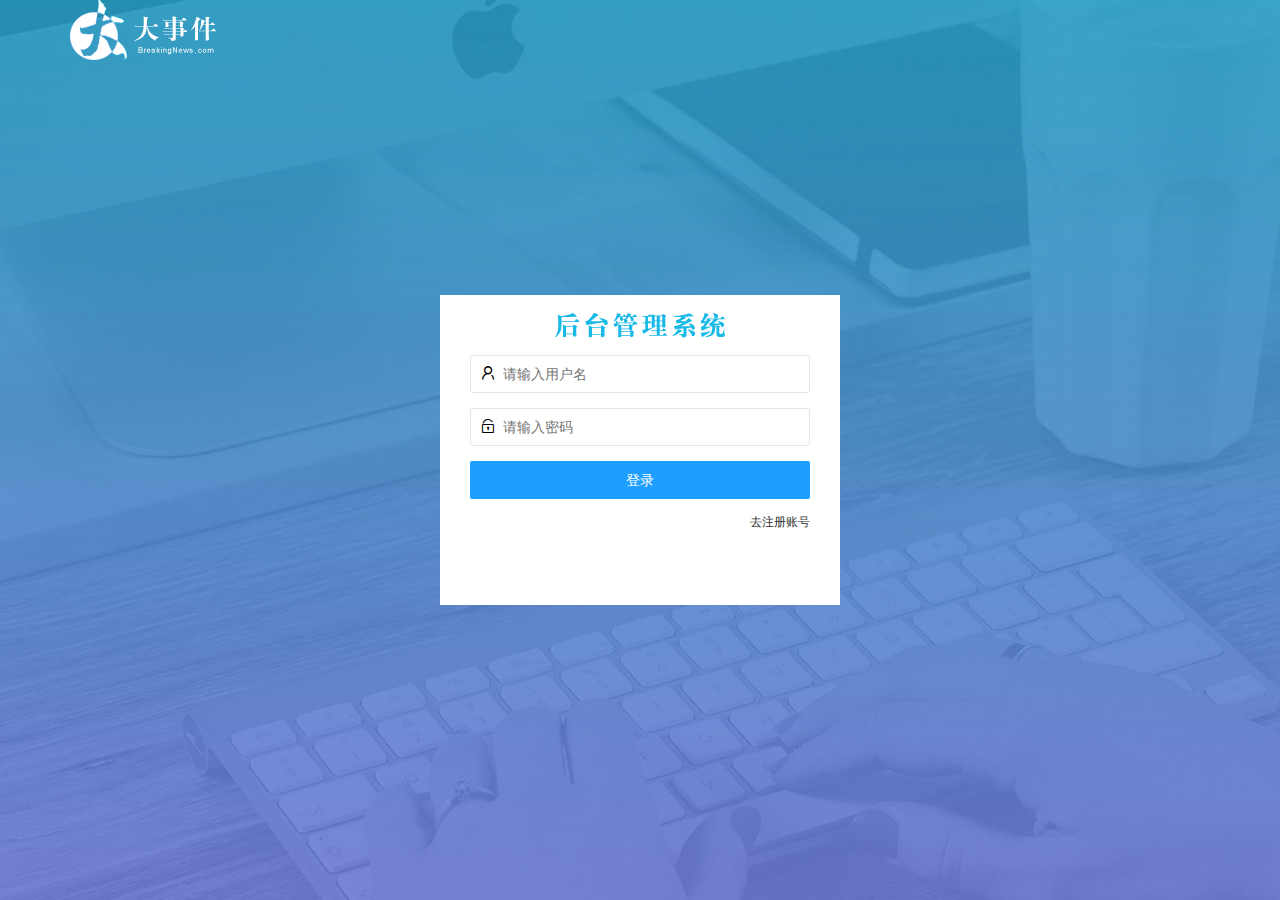
<file: login.html>
<!DOCTYPE html>
<html lang="en">

<head>
    <meta charset="UTF-8" />
    <meta http-equiv="X-UA-Compatible" content="IE=edge" />
    <meta name="viewport" content="width=device-width, initial-scale=1.0" />
    <title>大事件-登录</title>
    <!-- 导入 LayUI 样式 -->
    <link rel="stylesheet" href="/assets/lib/layui/css/layui.css" />

    <!-- 导入自定义样式 -->
    <link rel="stylesheet" href="/assets/css/login.css" />
</head>

<body>
    <!-- 头部 logo 区域 -->
    <div class="layui-main">
        <img src="/assets/images/logo.png" alt="" />
    </div>

    <!-- 登录注册区域 -->
    <div class="loginAndRegBox">
        <!-- 登录标题 -->
        <div class="title-box"></div>
        <!-- 登录 -->
        <div class="login-box">
            <form class="layui-form" id="form_login">
                <!-- 用户名 -->
                <div class="layui-form-item">
                    <i class="layui-icon layui-icon-username"></i>
                    <input type="text" name="username" required lay-verify="required" placeholder="请输入用户名" autocomplete="off" class="layui-input" />
                </div>

                <!-- 密码 -->
                <div class="layui-form-item">
                    <i class="layui-icon layui-icon-password"></i>
                    <input type="password" name="password" required lay-verify="required|pwd" placeholder="请输入密码" autocomplete="off" class="layui-input" />
                </div>

                <!-- 登录按钮 -->
                <div class="layui-form-item">
                    <!-- 注意：表单提交按钮和普通按钮的区别，就是 lay-submit 属性 -->
                    <button class="layui-btn layui-btn-normal layui-btn-fluid" lay-submit>
              登录
            </button>
                </div>
                <div class="layui-form-item link">
                    <a href="javascript:;" id="link_reg">去注册账号</a>
                </div>
            </form>
        </div>
        <!-- 注册 -->
        <div class="reg-box">
            <form class="layui-form" id="form_reg">
                <!-- 用户名 -->
                <div class="layui-form-item">
                    <i class="layui-icon layui-icon-username"></i>
                    <input type="text" name="username" required lay-verify="required" placeholder="请输入用户名" autocomplete="off" class="layui-input" />
                </div>

                <!-- 密码 -->
                <div class="layui-form-item">
                    <i class="layui-icon layui-icon-password"></i>
                    <input type="password" name="password" required lay-verify="required|pwd|repwd" placeholder="请输入密码" autocomplete="off" class="layui-input" />
                </div>

                <!-- 确认密码 -->
                <div class="layui-form-item">
                    <i class="layui-icon layui-icon-password"></i>
                    <input type="password" name="repassword" required lay-verify="required|pwd|repwd" placeholder="再次确认密码" autocomplete="off" class="layui-input" />
                </div>

                <!-- 注册按钮 -->
                <div class="layui-form-item">
                    <!-- 注意：表单提交按钮和普通按钮的区别，就是 lay-submit 属性 -->
                    <button class="layui-btn layui-btn-normal layui-btn-fluid" lay-submit>
              注册
            </button>
                </div>
                <div class="layui-form-item link">
                    <a href="javascript:;" id="link_login">去登录</a>
                </div>
            </form>
        </div>
    </div>
</body>
<script src="/assets/lib/layui/layui.all.js"></script>
<script src="/assets/lib/jquery.js"></script>
<script src="/assets/js/baseAPI.js"></script>
<script src="/assets/js/login.js"></script>

</html>
</file>
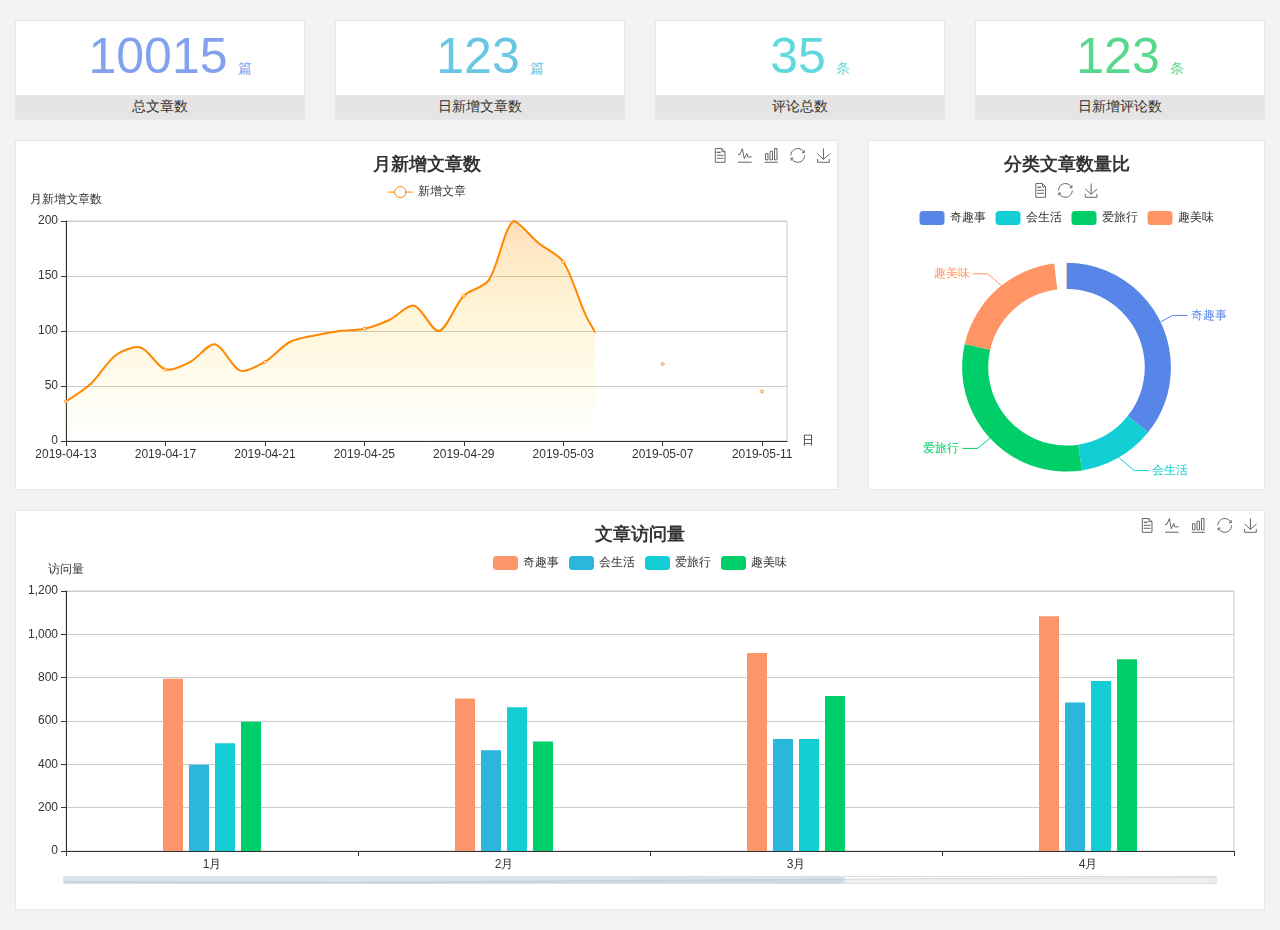
<file: home/dashboard.html>
<!DOCTYPE html>
<html lang="en">

<head>
  <meta charset="UTF-8">
  <meta name="viewport" content="width=device-width, initial-scale=1.0">
  <meta http-equiv="X-UA-Compatible" content="ie=edge">
  <title>图表统计</title>
  <link rel="stylesheet" href="../../assets/lib/bootstrap.css" />
  <link rel="stylesheet" href="../../assets/lib/main.css" />
  <script src="../../assets/lib/jquery.js"></script>
  <script type="text/javascript" src="../../assets/lib/echarts.min.js"></script>
</head>

<body>
  <div class="container-fluid">
    <div class="row spannel_list">
      <div class="col-sm-3 col-xs-6">
        <div class="spannel">
          <em>10015</em><span>篇</span>
          <b>总文章数</b>
        </div>
      </div>
      <div class="col-sm-3 col-xs-6">
        <div class="spannel scolor01">
          <em>123</em><span>篇</span>
          <b>日新增文章数</b>
        </div>
      </div>
      <div class="col-sm-3 col-xs-6">
        <div class="spannel scolor02">
          <em>35</em><span>条</span>
          <b>评论总数</b>
        </div>
      </div>
      <div class="col-sm-3 col-xs-6">
        <div class="spannel scolor03">
          <em>123</em><span>条</span>
          <b>日新增评论数</b>
        </div>
      </div>
    </div>
  </div>

  <div class="container-fluid">
    <div class="row curve-pie">
      <div class="col-lg-8 col-md-8">
        <div class="gragh_pannel" id="curve_show"></div>
      </div>
      <div class="col-lg-4 col-md-4">
        <div class="gragh_pannel" id="pie_show"></div>
      </div>
    </div>
  </div>

  <div class="container-fluid">
    <div class="column_pannel" id="column_show"></div>
  </div>

  <script>
    var oChart = echarts.init(document.getElementById('curve_show'));
    var aList_all = [
      { 'count': 36, 'date': '2019-04-13' },
      { 'count': 52, 'date': '2019-04-14' },
      { 'count': 78, 'date': '2019-04-15' },
      { 'count': 85, 'date': '2019-04-16' },
      { 'count': 65, 'date': '2019-04-17' },
      { 'count': 72, 'date': '2019-04-18' },
      { 'count': 88, 'date': '2019-04-19' },
      { 'count': 64, 'date': '2019-04-20' },
      { 'count': 72, 'date': '2019-04-21' },
      { 'count': 90, 'date': '2019-04-22' },
      { 'count': 96, 'date': '2019-04-23' },
      { 'count': 100, 'date': '2019-04-24' },
      { 'count': 102, 'date': '2019-04-25' },
      { 'count': 110, 'date': '2019-04-26' },
      { 'count': 123, 'date': '2019-04-27' },
      { 'count': 100, 'date': '2019-04-28' },
      { 'count': 132, 'date': '2019-04-29' },
      { 'count': 146, 'date': '2019-04-30' },
      { 'count': 200, 'date': '2019-05-01' },
      { 'count': 180, 'date': '2019-05-02' },
      { 'count': 163, 'date': '2019-05-03' },
      { 'count': 110, 'date': '2019-05-04' },
      { 'count': 80, 'date': '2019-05-05' },
      { 'count': 82, 'date': '2019-05-06' },
      { 'count': 70, 'date': '2019-05-07' },
      { 'count': 65, 'date': '2019-05-08' },
      { 'count': 54, 'date': '2019-05-09' },
      { 'count': 40, 'date': '2019-05-10' },
      { 'count': 45, 'date': '2019-05-11' },
      { 'count': 38, 'date': '2019-05-12' },
    ];

    let aCount = [];
    let aDate = [];

    for (var i = 0; i < aList_all.length; i++) {
      aCount.push(aList_all[i].count);
      aDate.push(aList_all[i].date);
    }

    var chartopt = {
      title: {
        text: '月新增文章数',
        left: 'center',
        top: '10'
      },
      tooltip: {
        trigger: 'axis'
      },
      legend: {
        data: ['新增文章'],
        top: '40'
      },
      toolbox: {
        show: true,
        feature: {
          mark: { show: true },
          dataView: { show: true, readOnly: false },
          magicType: { show: true, type: ['line', 'bar'] },
          restore: { show: true },
          saveAsImage: { show: true }
        }
      },
      calculable: true,
      xAxis: [
        {
          name: '日',
          type: 'category',
          boundaryGap: false,
          data: aDate
        }
      ],
      yAxis: [
        {
          name: '月新增文章数',
          type: 'value'
        }
      ],
      series: [
        {
          name: '新增文章',
          type: 'line',
          smooth: true,
          itemStyle: { normal: { areaStyle: { type: 'default' }, color: '#f80' }, lineStyle: { color: '#f80' } },
          data: aCount
        }],
      areaStyle: {
        normal: {
          color: new echarts.graphic.LinearGradient(0, 0, 0, 1, [{
            offset: 0,
            color: 'rgba(255,136,0,0.39)'
          }, {
            offset: .34,
            color: 'rgba(255,180,0,0.25)'
          }, {
            offset: 1,
            color: 'rgba(255,222,0,0.00)'
          }])

        }
      },
      grid: {
        show: true,
        x: 50,
        x2: 50,
        y: 80,
        height: 220
      }
    };

    oChart.setOption(chartopt);


    var oPie = echarts.init(document.getElementById('pie_show'));
    var oPieopt =
    {
      title: {
        top: 10,
        text: '分类文章数量比',
        x: 'center'
      },
      tooltip: {
        trigger: 'item',
        formatter: "{a} <br/>{b} : {c} ({d}%)"
      },
      color: ['#5885e8', '#13cfd5', '#00ce68', '#ff9565'],
      legend: {
        x: 'center',
        top: 65,
        data: ['奇趣事', '会生活', '爱旅行', '趣美味']
      },
      toolbox: {
        show: true,
        x: 'center',
        top: 35,
        feature: {
          mark: { show: true },
          dataView: { show: true, readOnly: false },
          magicType: {
            show: true,
            type: ['pie', 'funnel'],
            option: {
              funnel: {
                x: '25%',
                width: '50%',
                funnelAlign: 'left',
                max: 1548
              }
            }
          },
          restore: { show: true },
          saveAsImage: { show: true }
        }
      },
      calculable: true,
      series: [
        {
          name: '访问来源',
          type: 'pie',
          radius: ['45%', '60%'],
          center: ['50%', '65%'],
          data: [
            { value: 300, name: '奇趣事' },
            { value: 100, name: '会生活' },
            { value: 260, name: '爱旅行' },
            { value: 180, name: '趣美味' }
          ]
        }
      ]
    };
    oPie.setOption(oPieopt);



    var oColumn = this.echarts.init(document.getElementById('column_show'));
    var oColumnopt =
    {
      title: {
        text: '文章访问量',
        left: 'center',
        top: '10'
      },
      tooltip: {
        trigger: 'axis'
      },
      legend: {
        data: ['奇趣事', '会生活', '爱旅行', '趣美味'],
        top: '40'
      },
      toolbox: {
        show: true,
        feature: {
          mark: { show: true },
          dataView: { show: true, readOnly: false },
          magicType: { show: true, type: ['line', 'bar'] },
          restore: { show: true },
          saveAsImage: { show: true }
        }
      },
      calculable: true,
      xAxis: [
        {
          type: 'category',
          data: ['1月', '2月', '3月', '4月', '5月']
        }
      ],
      yAxis: [
        {
          name: '访问量',
          type: 'value'
        }
      ],
      series: [
        {
          name: '奇趣事',
          type: 'bar',
          barWidth: 20,
          itemStyle: {
            normal: { areaStyle: { type: 'default' }, color: '#fd956a' }
          },
          data: [800, 708, 920, 1090, 1200]
        },
        {
          name: '会生活',
          type: 'bar',
          barWidth: 20,
          itemStyle: {
            normal: { areaStyle: { type: 'default' }, color: '#2bb6db' }
          },
          data: [400, 468, 520, 690, 800]
        },
        {
          name: '爱旅行',
          type: 'bar',
          barWidth: 20,
          itemStyle: {
            normal: { areaStyle: { type: 'default' }, color: '#13cfd5' }
          },
          data: [500, 668, 520, 790, 900]
        },
        {
          name: '趣美味',
          type: 'bar',
          barWidth: 20,
          itemStyle: {
            normal: { areaStyle: { type: 'default' }, color: '#00ce68' }
          },
          data: [600, 508, 720, 890, 1000]
        }
      ],
      grid: {
        show: true,
        x: 50,
        x2: 30,
        y: 80,
        height: 260
      },
      dataZoom: [//给x轴设置滚动条
        {
          start: 0,//默认为0
          end: 100 - 1000 / 31,//默认为100
          type: 'slider',
          show: true,
          xAxisIndex: [0],
          handleSize: 0,//滑动条的 左右2个滑动条的大小
          height: 8,//组件高度
          left: 45, //左边的距离
          right: 50,//右边的距离
          bottom: 26,//右边的距离
          handleColor: '#ddd',//h滑动图标的颜色
          handleStyle: {
            borderColor: "#cacaca",
            borderWidth: "1",
            shadowBlur: 2,
            background: "#ddd",
            shadowColor: "#ddd",
          }
        }]
    };
    oColumn.setOption(oColumnopt);
  </script>
</body>

</html>
</file>
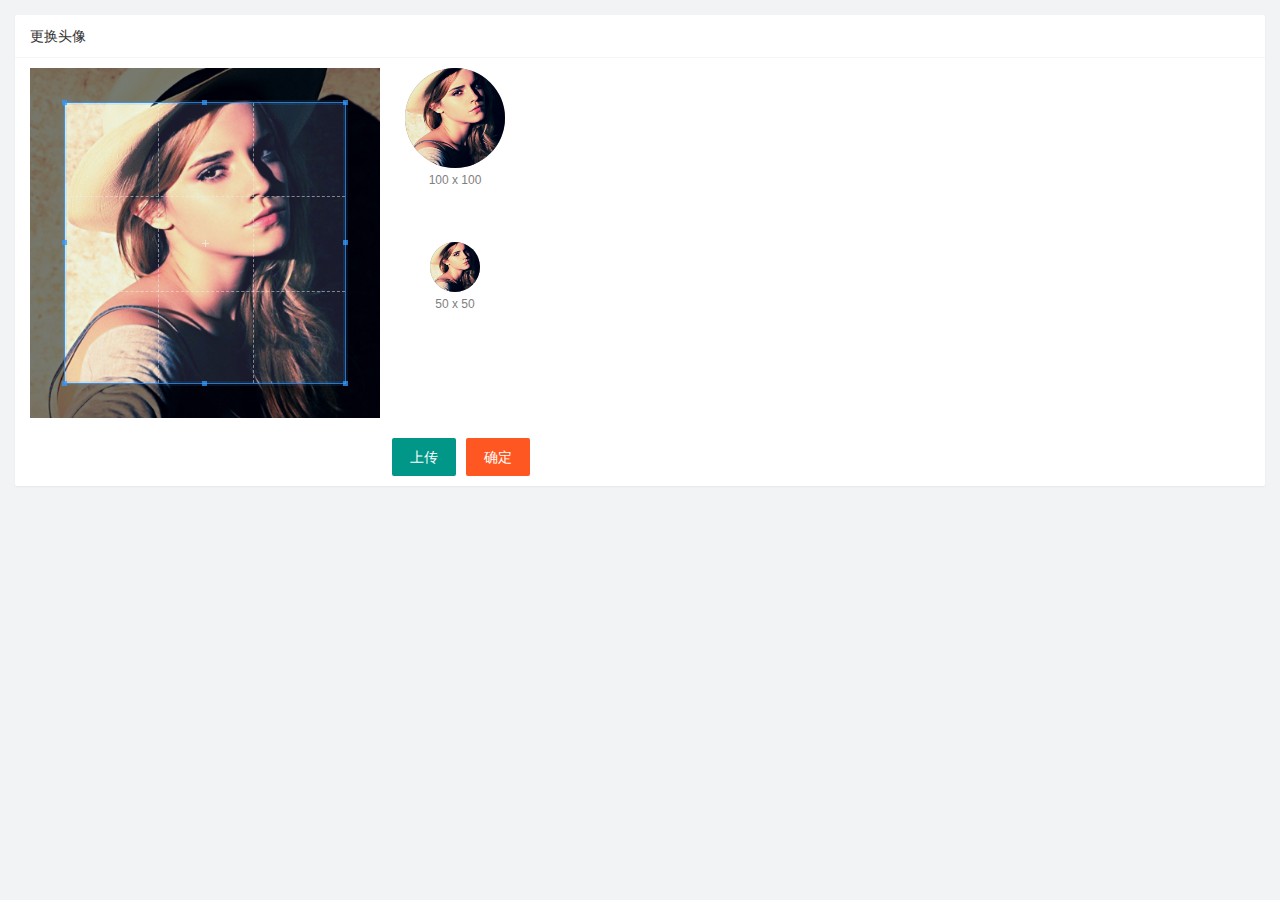
<file: user/user_avatar.html>
<!DOCTYPE html>
<html lang="en">

<head>
    <meta charset="UTF-8" />
    <meta http-equiv="X-UA-Compatible" content="IE=edge" />
    <meta name="viewport" content="width=device-width, initial-scale=1.0" />
    <title>Document</title>
    <link rel="stylesheet" href="/assets/lib/layui/css/layui.css" />
    <link rel="stylesheet" href="/assets/lib/cropper/cropper.css" />
    <link rel="stylesheet" href="/assets/css/user/user_avatar.css" />
</head>

<body>
    <div class="layui-card">
        <div class="layui-card-header">更换头像</div>
        <div class="layui-card-body">
            <!-- 第一行的图片裁剪和预览区域 -->
            <div class="row1">
                <!-- 图片裁剪区域 -->
                <div class="cropper-box">
                    <!-- 这个 img 标签很重要，将来会把它初始化为裁剪区域 -->
                    <img id="image" src="/assets/images/sample.jpg" />
                </div>
                <!-- 图片的预览区域 -->
                <div class="preview-box">
                    <div>
                        <!-- 宽高为 100px 的预览区域 -->
                        <div class="img-preview w100"></div>
                        <p class="size">100 x 100</p>
                    </div>
                    <div>
                        <!-- 宽高为 50px 的预览区域 -->
                        <div class="img-preview w50"></div>
                        <p class="size">50 x 50</p>
                    </div>
                </div>
            </div>
            <!-- 第二行的按钮区域 -->
            <div class="row2">
                <input type="file" id="file" accept="image/png,image/jpeg" />
                <button type="button" class="layui-btn" id="btnChooseImage">
            上传
          </button>
                <button type="button" class="layui-btn layui-btn-danger" id="btnUpload">确定</button>
            </div>
        </div>
    </div>
</body>

<script src="/assets/lib/layui/layui.all.js"></script>
<script src="/assets/lib/jquery.js"></script>
<script src="/assets/lib/cropper/Cropper.js"></script>
<script src="/assets/lib/cropper/jquery-cropper.js"></script>
<script src="/assets/js/baseAPI.js"></script>
<script src="/assets/js/user/user_avatar.js"></script>

</html>
</file>
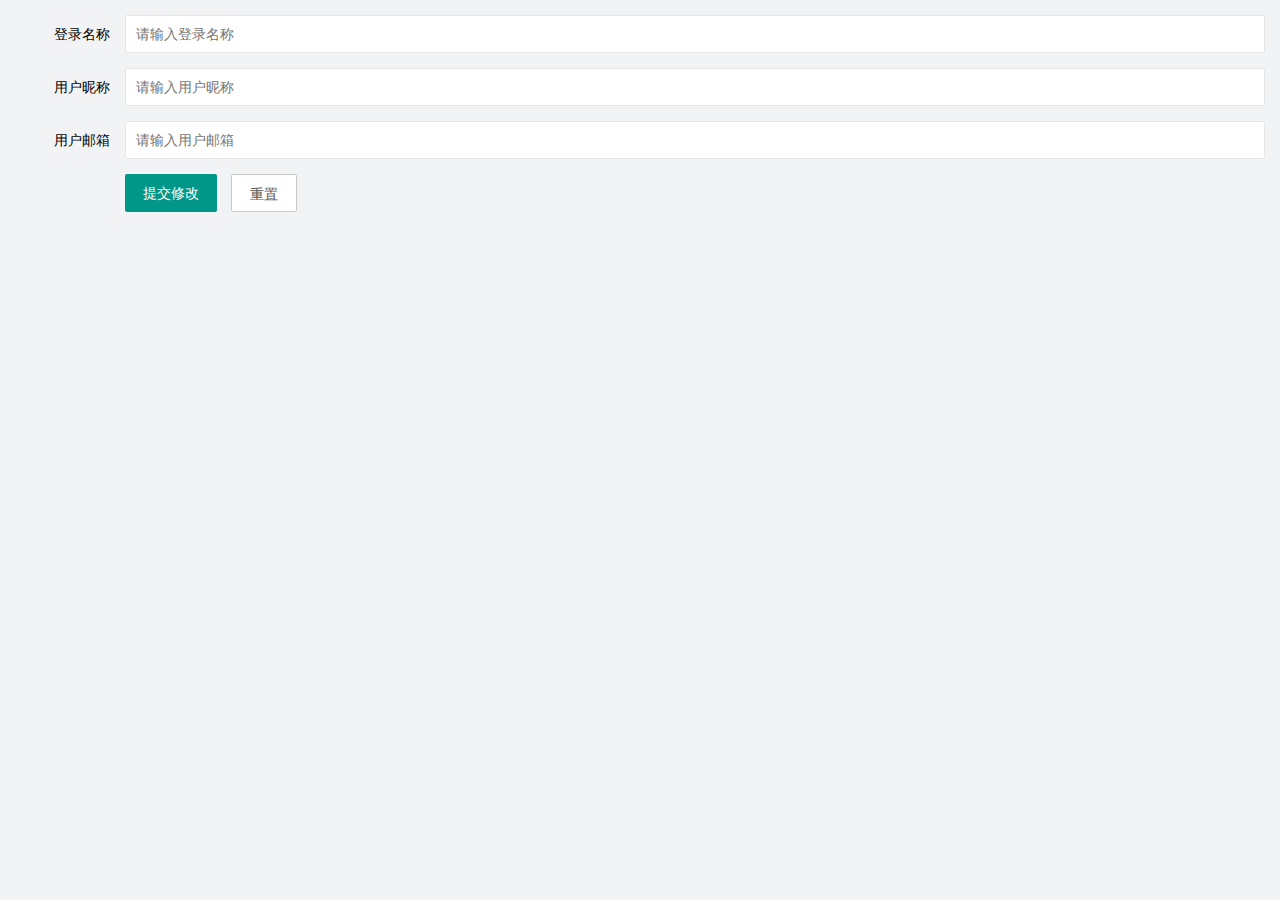
<file: user/user_info.html>
<!DOCTYPE html>
<html lang="en">

<head>
    <meta charset="UTF-8" />
    <meta http-equiv="X-UA-Compatible" content="IE=edge" />
    <meta name="viewport" content="width=device-width, initial-scale=1.0" />
    <title>Document</title>
    <link rel="stylesheet" href="/assets/lib/layui/css/layui.css" />
    <link rel="stylesheet" href="/assets/css/user/user_info.css" />
</head>

<body>
    <!-- form 表单 -->
    <form class="layui-form" action="" lay-filter="formUserInfo">
        <!-- 隐藏域 -->
        <input type="hidden" name="id">
        <div class="layui-form-item">
            <label class="layui-form-label">登录名称</label>
            <div class="layui-input-block">
                <input type="text" name="username" required readonly lay-verify="required" placeholder="请输入登录名称" autocomplete="off" class="layui-input" />
            </div>
        </div>
        <div class="layui-form-item">
            <label class="layui-form-label">用户昵称</label>
            <div class="layui-input-block">
                <input type="text" name="nickname" required lay-verify="required|nickname" placeholder="请输入用户昵称" autocomplete="off" class="layui-input" />
            </div>
        </div>
        <div class="layui-form-item">
            <label class="layui-form-label">用户邮箱</label>
            <div class="layui-input-block">
                <input type="text" name="email" required lay-verify="required|email" placeholder="请输入用户邮箱" autocomplete="off" class="layui-input" />
            </div>
        </div>
        <div class="layui-form-item">
            <div class="layui-input-block">
                <button class="layui-btn" lay-submit lay-filter="formDemo">
            提交修改
          </button>
                <button type="reset" class="layui-btn layui-btn-primary" id="btnReset">重置</button>
            </div>
        </div>
    </form>
</body>
<script src="/assets/lib/layui/layui.all.js"></script>
<script src="/assets/lib/jquery.js"></script>
<script src="/assets/js/baseAPI.js"></script>
<script src="/assets/js/user/user_info.js"></script>

</html>
</file>
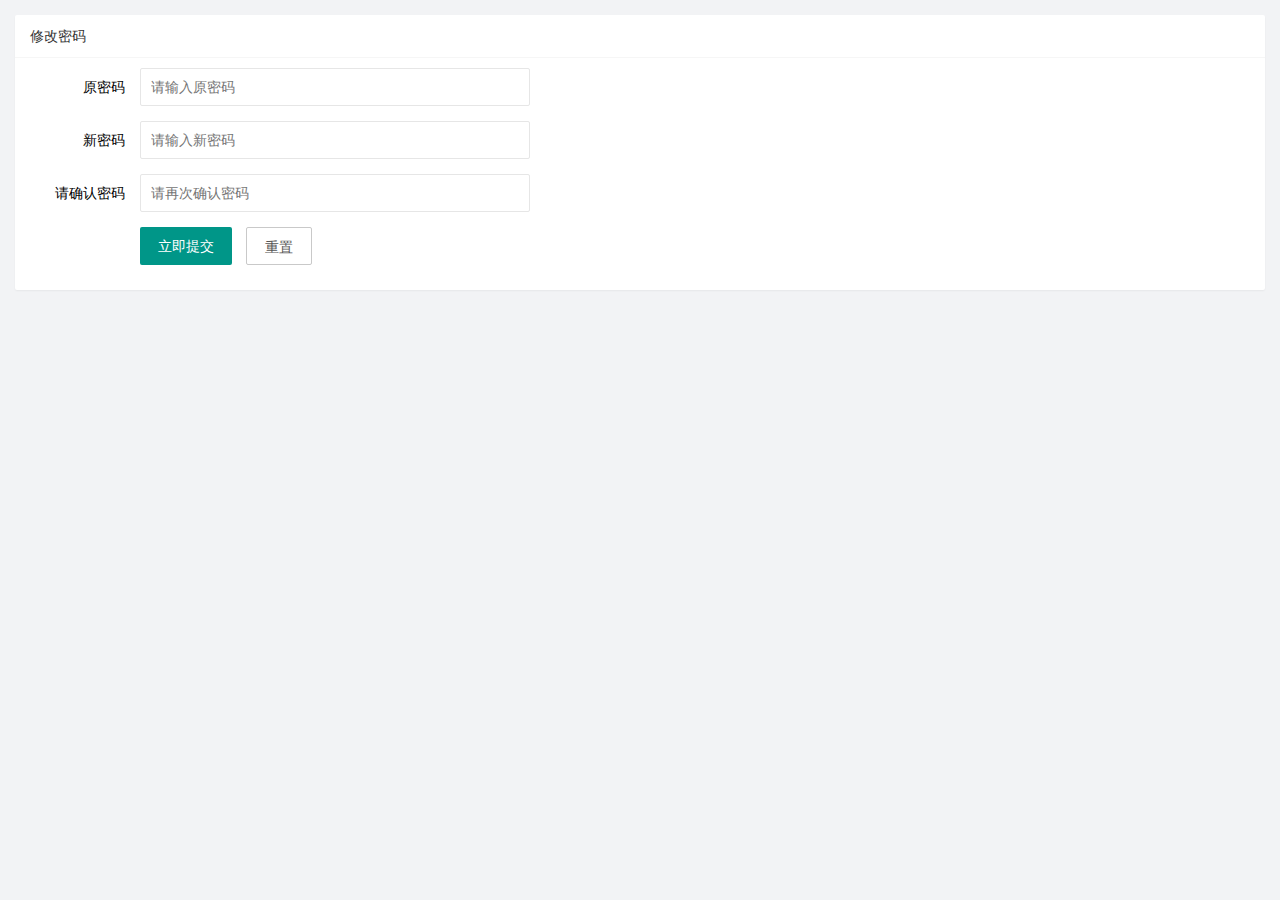
<file: user/user_pwd.html>
<!DOCTYPE html>
<html lang="en">

<head>
    <meta charset="UTF-8" />
    <meta http-equiv="X-UA-Compatible" content="IE=edge" />
    <meta name="viewport" content="width=device-width, initial-scale=1.0" />
    <title>Document</title>
    <link rel="stylesheet" href="/assets/lib/layui/css/layui.css" />
    <link rel="stylesheet" href="/assets/css/user/user_pwd.css" />
</head>

<body>
    <div class="layui-card">
        <div class="layui-card-header">修改密码</div>
        <div class="layui-card-body">
            <form class="layui-form" action="">
                <div class="layui-form-item">
                    <label class="layui-form-label">原密码</label>
                    <div class="layui-input-block">
                        <input type="password" name="oldPwd" required lay-verify="required|pwd" placeholder="请输入原密码" autocomplete="off" class="layui-input" />
                    </div>
                </div>
                <div class="layui-form-item">
                    <label class="layui-form-label">新密码</label>
                    <div class="layui-input-block">
                        <input type="password" name="newPwd" required lay-verify="required|pwd|samePwd" placeholder="请输入新密码" autocomplete="off" class="layui-input" />
                    </div>
                </div>
                <div class="layui-form-item">
                    <label class="layui-form-label">请确认密码</label>
                    <div class="layui-input-block">
                        <input type="password" name="rePwd" required lay-verify="required|pwd|rePwd" placeholder="请再次确认密码" autocomplete="off" class="layui-input" />
                    </div>
                </div>
                <div class="layui-form-item">
                    <div class="layui-input-block">
                        <button class="layui-btn" lay-submit lay-filter="formDemo">
                立即提交
              </button>
                        <button type="reset" class="layui-btn layui-btn-primary">
                重置
              </button>
                    </div>
                </div>
            </form>
        </div>
    </div>
</body>
<!-- 导入 layui 的 js -->
<script src="/assets/lib/layui/layui.all.js"></script>
<!-- 导入 jQuery -->
<script src="/assets/lib/jquery.js"></script>
<!-- 导入 baseAPI -->
<script src="/assets/js/baseAPI.js"></script>
<!-- 导入自己的 js -->
<script src="/assets/js/user/user_pwd.js"></script>

</html>
</file>
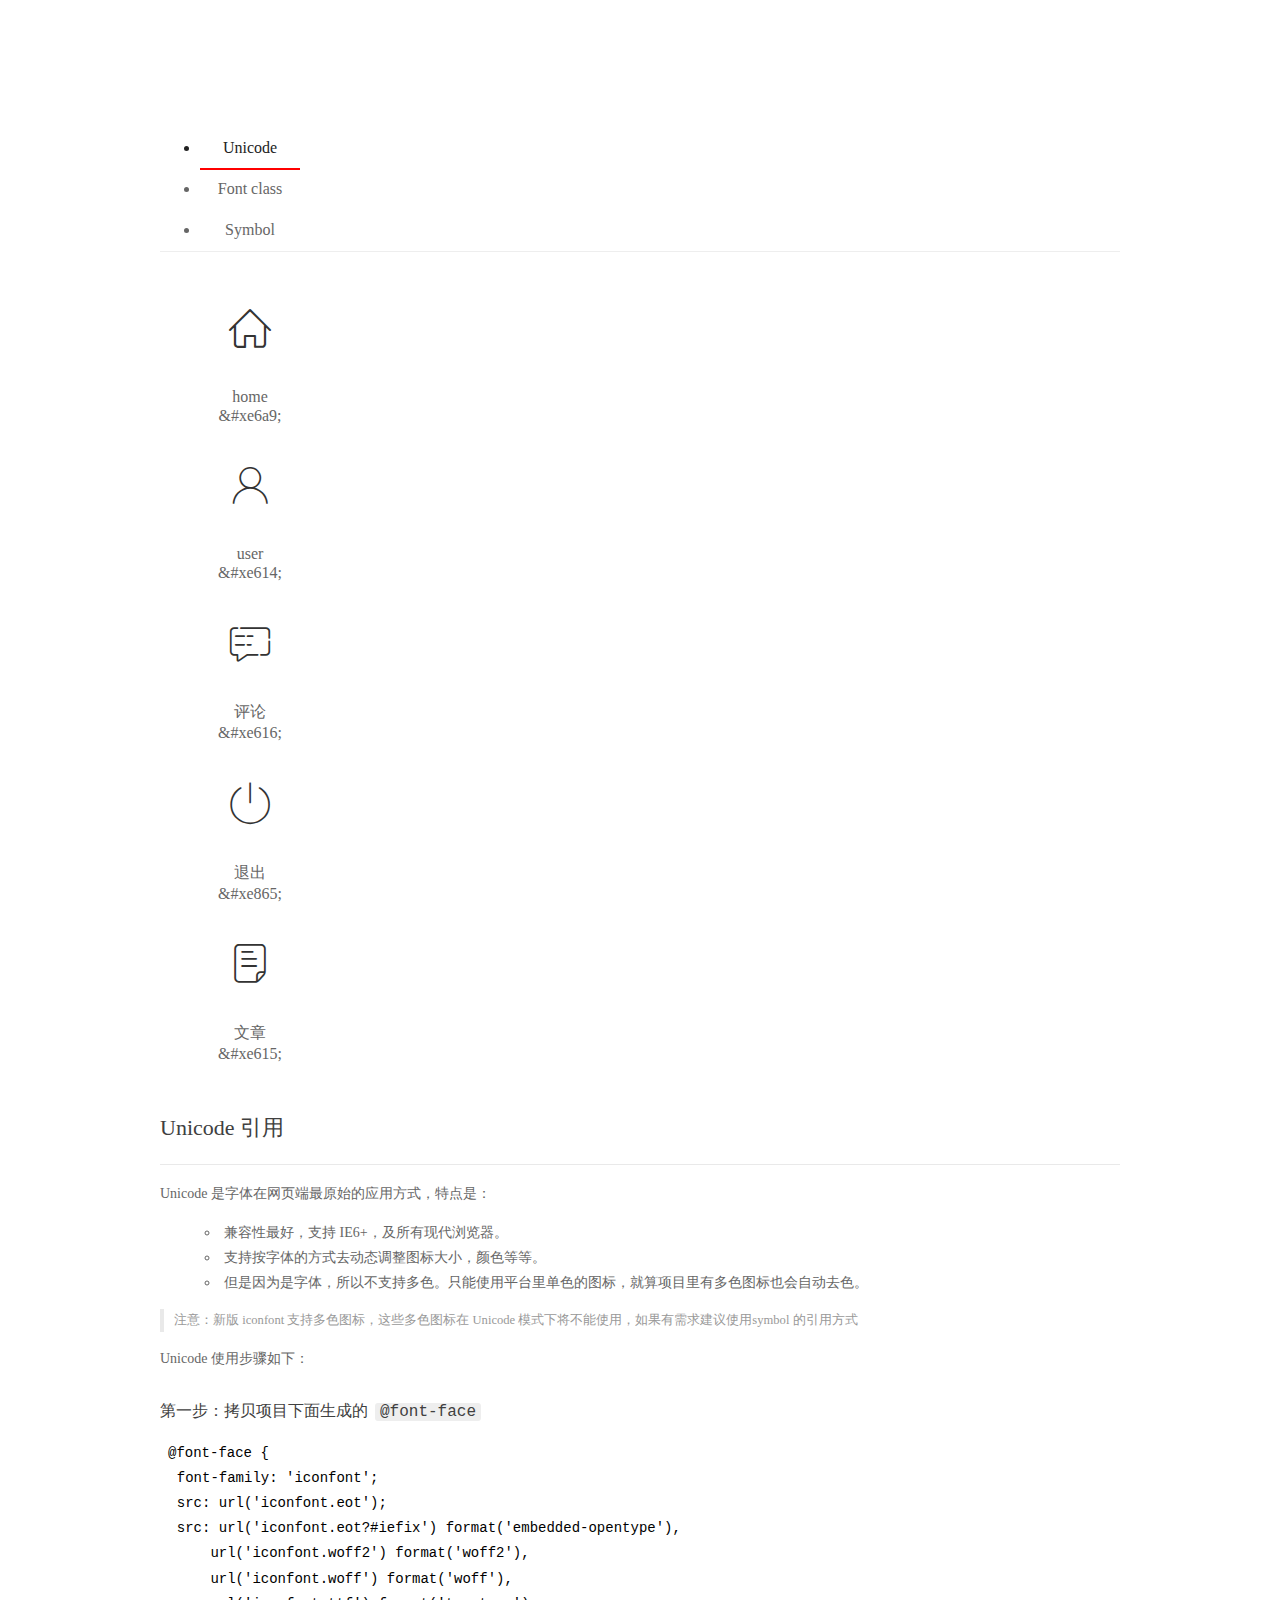
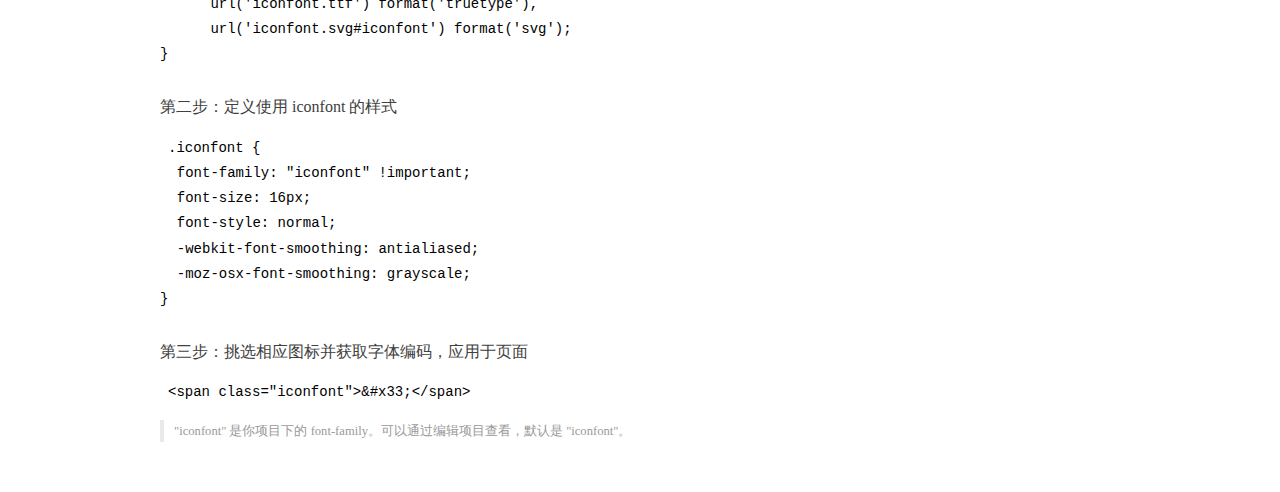
<file: assets/fonts/demo_index.html>
<!DOCTYPE html>
<html>
<head>
  <meta charset="utf-8"/>
  <title>IconFont Demo</title>
  <link rel="shortcut icon" href="https://gtms04.alicdn.com/tps/i4/TB1_oz6GVXXXXaFXpXXJDFnIXXX-64-64.ico" type="image/x-icon"/>
  <link rel="stylesheet" href="https://g.alicdn.com/thx/cube/1.3.2/cube.min.css">
  <link rel="stylesheet" href="demo.css">
  <link rel="stylesheet" href="iconfont.css">
  <script src="iconfont.js"></script>
  <!-- jQuery -->
  <script src="https://a1.alicdn.com/oss/uploads/2018/12/26/7bfddb60-08e8-11e9-9b04-53e73bb6408b.js"></script>
  <!-- 代码高亮 -->
  <script src="https://a1.alicdn.com/oss/uploads/2018/12/26/a3f714d0-08e6-11e9-8a15-ebf944d7534c.js"></script>
</head>
<body>
  <div class="main">
    <h1 class="logo"><a href="https://www.iconfont.cn/" title="iconfont 首页" target="_blank">&#xe86b;</a></h1>
    <div class="nav-tabs">
      <ul id="tabs" class="dib-box">
        <li class="dib active"><span>Unicode</span></li>
        <li class="dib"><span>Font class</span></li>
        <li class="dib"><span>Symbol</span></li>
      </ul>
      
    </div>
    <div class="tab-container">
      <div class="content unicode" style="display: block;">
          <ul class="icon_lists dib-box">
          
            <li class="dib">
              <span class="icon iconfont">&#xe6a9;</span>
                <div class="name">home</div>
                <div class="code-name">&amp;#xe6a9;</div>
              </li>
          
            <li class="dib">
              <span class="icon iconfont">&#xe614;</span>
                <div class="name">user</div>
                <div class="code-name">&amp;#xe614;</div>
              </li>
          
            <li class="dib">
              <span class="icon iconfont">&#xe616;</span>
                <div class="name">评论</div>
                <div class="code-name">&amp;#xe616;</div>
              </li>
          
            <li class="dib">
              <span class="icon iconfont">&#xe865;</span>
                <div class="name">退出</div>
                <div class="code-name">&amp;#xe865;</div>
              </li>
          
            <li class="dib">
              <span class="icon iconfont">&#xe615;</span>
                <div class="name">文章</div>
                <div class="code-name">&amp;#xe615;</div>
              </li>
          
          </ul>
          <div class="article markdown">
          <h2 id="unicode-">Unicode 引用</h2>
          <hr>

          <p>Unicode 是字体在网页端最原始的应用方式，特点是：</p>
          <ul>
            <li>兼容性最好，支持 IE6+，及所有现代浏览器。</li>
            <li>支持按字体的方式去动态调整图标大小，颜色等等。</li>
            <li>但是因为是字体，所以不支持多色。只能使用平台里单色的图标，就算项目里有多色图标也会自动去色。</li>
          </ul>
          <blockquote>
            <p>注意：新版 iconfont 支持多色图标，这些多色图标在 Unicode 模式下将不能使用，如果有需求建议使用symbol 的引用方式</p>
          </blockquote>
          <p>Unicode 使用步骤如下：</p>
          <h3 id="-font-face">第一步：拷贝项目下面生成的 <code>@font-face</code></h3>
<pre><code class="language-css"
>@font-face {
  font-family: 'iconfont';
  src: url('iconfont.eot');
  src: url('iconfont.eot?#iefix') format('embedded-opentype'),
      url('iconfont.woff2') format('woff2'),
      url('iconfont.woff') format('woff'),
      url('iconfont.ttf') format('truetype'),
      url('iconfont.svg#iconfont') format('svg');
}
</code></pre>
          <h3 id="-iconfont-">第二步：定义使用 iconfont 的样式</h3>
<pre><code class="language-css"
>.iconfont {
  font-family: "iconfont" !important;
  font-size: 16px;
  font-style: normal;
  -webkit-font-smoothing: antialiased;
  -moz-osx-font-smoothing: grayscale;
}
</code></pre>
          <h3 id="-">第三步：挑选相应图标并获取字体编码，应用于页面</h3>
<pre>
<code class="language-html"
>&lt;span class="iconfont"&gt;&amp;#x33;&lt;/span&gt;
</code></pre>
          <blockquote>
            <p>"iconfont" 是你项目下的 font-family。可以通过编辑项目查看，默认是 "iconfont"。</p>
          </blockquote>
          </div>
      </div>
      <div class="content font-class">
        <ul class="icon_lists dib-box">
          
          <li class="dib">
            <span class="icon iconfont icon-home"></span>
            <div class="name">
              home
            </div>
            <div class="code-name">.icon-home
            </div>
          </li>
          
          <li class="dib">
            <span class="icon iconfont icon-user"></span>
            <div class="name">
              user
            </div>
            <div class="code-name">.icon-user
            </div>
          </li>
          
          <li class="dib">
            <span class="icon iconfont icon-pinglun"></span>
            <div class="name">
              评论
            </div>
            <div class="code-name">.icon-pinglun
            </div>
          </li>
          
          <li class="dib">
            <span class="icon iconfont icon-tuichu"></span>
            <div class="name">
              退出
            </div>
            <div class="code-name">.icon-tuichu
            </div>
          </li>
          
          <li class="dib">
            <span class="icon iconfont icon-16"></span>
            <div class="name">
              文章
            </div>
            <div class="code-name">.icon-16
            </div>
          </li>
          
        </ul>
        <div class="article markdown">
        <h2 id="font-class-">font-class 引用</h2>
        <hr>

        <p>font-class 是 Unicode 使用方式的一种变种，主要是解决 Unicode 书写不直观，语意不明确的问题。</p>
        <p>与 Unicode 使用方式相比，具有如下特点：</p>
        <ul>
          <li>兼容性良好，支持 IE8+，及所有现代浏览器。</li>
          <li>相比于 Unicode 语意明确，书写更直观。可以很容易分辨这个 icon 是什么。</li>
          <li>因为使用 class 来定义图标，所以当要替换图标时，只需要修改 class 里面的 Unicode 引用。</li>
          <li>不过因为本质上还是使用的字体，所以多色图标还是不支持的。</li>
        </ul>
        <p>使用步骤如下：</p>
        <h3 id="-fontclass-">第一步：引入项目下面生成的 fontclass 代码：</h3>
<pre><code class="language-html">&lt;link rel="stylesheet" href="./iconfont.css"&gt;
</code></pre>
        <h3 id="-">第二步：挑选相应图标并获取类名，应用于页面：</h3>
<pre><code class="language-html">&lt;span class="iconfont icon-xxx"&gt;&lt;/span&gt;
</code></pre>
        <blockquote>
          <p>"
            iconfont" 是你项目下的 font-family。可以通过编辑项目查看，默认是 "iconfont"。</p>
        </blockquote>
      </div>
      </div>
      <div class="content symbol">
          <ul class="icon_lists dib-box">
          
            <li class="dib">
                <svg class="icon svg-icon" aria-hidden="true">
                  <use xlink:href="#icon-home"></use>
                </svg>
                <div class="name">home</div>
                <div class="code-name">#icon-home</div>
            </li>
          
            <li class="dib">
                <svg class="icon svg-icon" aria-hidden="true">
                  <use xlink:href="#icon-user"></use>
                </svg>
                <div class="name">user</div>
                <div class="code-name">#icon-user</div>
            </li>
          
            <li class="dib">
                <svg class="icon svg-icon" aria-hidden="true">
                  <use xlink:href="#icon-pinglun"></use>
                </svg>
                <div class="name">评论</div>
                <div class="code-name">#icon-pinglun</div>
            </li>
          
            <li class="dib">
                <svg class="icon svg-icon" aria-hidden="true">
                  <use xlink:href="#icon-tuichu"></use>
                </svg>
                <div class="name">退出</div>
                <div class="code-name">#icon-tuichu</div>
            </li>
          
            <li class="dib">
                <svg class="icon svg-icon" aria-hidden="true">
                  <use xlink:href="#icon-16"></use>
                </svg>
                <div class="name">文章</div>
                <div class="code-name">#icon-16</div>
            </li>
          
          </ul>
          <div class="article markdown">
          <h2 id="symbol-">Symbol 引用</h2>
          <hr>

          <p>这是一种全新的使用方式，应该说这才是未来的主流，也是平台目前推荐的用法。相关介绍可以参考这篇<a href="">文章</a>
            这种用法其实是做了一个 SVG 的集合，与另外两种相比具有如下特点：</p>
          <ul>
            <li>支持多色图标了，不再受单色限制。</li>
            <li>通过一些技巧，支持像字体那样，通过 <code>font-size</code>, <code>color</code> 来调整样式。</li>
            <li>兼容性较差，支持 IE9+，及现代浏览器。</li>
            <li>浏览器渲染 SVG 的性能一般，还不如 png。</li>
          </ul>
          <p>使用步骤如下：</p>
          <h3 id="-symbol-">第一步：引入项目下面生成的 symbol 代码：</h3>
<pre><code class="language-html">&lt;script src="./iconfont.js"&gt;&lt;/script&gt;
</code></pre>
          <h3 id="-css-">第二步：加入通用 CSS 代码（引入一次就行）：</h3>
<pre><code class="language-html">&lt;style&gt;
.icon {
  width: 1em;
  height: 1em;
  vertical-align: -0.15em;
  fill: currentColor;
  overflow: hidden;
}
&lt;/style&gt;
</code></pre>
          <h3 id="-">第三步：挑选相应图标并获取类名，应用于页面：</h3>
<pre><code class="language-html">&lt;svg class="icon" aria-hidden="true"&gt;
  &lt;use xlink:href="#icon-xxx"&gt;&lt;/use&gt;
&lt;/svg&gt;
</code></pre>
          </div>
      </div>

    </div>
  </div>
  <script>
  $(document).ready(function () {
      $('.tab-container .content:first').show()

      $('#tabs li').click(function (e) {
        var tabContent = $('.tab-container .content')
        var index = $(this).index()

        if ($(this).hasClass('active')) {
          return
        } else {
          $('#tabs li').removeClass('active')
          $(this).addClass('active')

          tabContent.hide().eq(index).fadeIn()
        }
      })
    })
  </script>
</body>
</html>
</file>
<file: assets/lib/layui/css/layui.css>
/** layui-v2.5.5 MIT License By https://www.layui.com */
 .layui-inline,img{display:inline-block;vertical-align:middle}h1,h2,h3,h4,h5,h6{font-weight:400}.layui-edge,.layui-header,.layui-inline,.layui-main{position:relative}.layui-body,.layui-edge,.layui-elip{overflow:hidden}.layui-btn,.layui-edge,.layui-inline,img{vertical-align:middle}.layui-btn,.layui-disabled,.layui-icon,.layui-unselect{-moz-user-select:none;-webkit-user-select:none;-ms-user-select:none}.layui-elip,.layui-form-checkbox span,.layui-form-pane .layui-form-label{text-overflow:ellipsis;white-space:nowrap}.layui-breadcrumb,.layui-tree-btnGroup{visibility:hidden}blockquote,body,button,dd,div,dl,dt,form,h1,h2,h3,h4,h5,h6,input,li,ol,p,pre,td,textarea,th,ul{margin:0;padding:0;-webkit-tap-highlight-color:rgba(0,0,0,0)}a:active,a:hover{outline:0}img{border:none}li{list-style:none}table{border-collapse:collapse;border-spacing:0}h4,h5,h6{font-size:100%}button,input,optgroup,option,select,textarea{font-family:inherit;font-size:inherit;font-style:inherit;font-weight:inherit;outline:0}pre{white-space:pre-wrap;white-space:-moz-pre-wrap;white-space:-pre-wrap;white-space:-o-pre-wrap;word-wrap:break-word}body{line-height:24px;font:14px Helvetica Neue,Helvetica,PingFang SC,Tahoma,Arial,sans-serif}hr{height:1px;margin:10px 0;border:0;clear:both}a{color:#333;text-decoration:none}a:hover{color:#777}a cite{font-style:normal;*cursor:pointer}.layui-border-box,.layui-border-box *{box-sizing:border-box}.layui-box,.layui-box *{box-sizing:content-box}.layui-clear{clear:both;*zoom:1}.layui-clear:after{content:'\20';clear:both;*zoom:1;display:block;height:0}.layui-inline{*display:inline;*zoom:1}.layui-edge{display:inline-block;width:0;height:0;border-width:6px;border-style:dashed;border-color:transparent}.layui-edge-top{top:-4px;border-bottom-color:#999;border-bottom-style:solid}.layui-edge-right{border-left-color:#999;border-left-style:solid}.layui-edge-bottom{top:2px;border-top-color:#999;border-top-style:solid}.layui-edge-left{border-right-color:#999;border-right-style:solid}.layui-disabled,.layui-disabled:hover{color:#d2d2d2!important;cursor:not-allowed!important}.layui-circle{border-radius:100%}.layui-show{display:block!important}.layui-hide{display:none!important}@font-face{font-family:layui-icon;src:url(../font/iconfont.eot?v=250);src:url(../font/iconfont.eot?v=250#iefix) format('embedded-opentype'),url(../font/iconfont.woff2?v=250) format('woff2'),url(../font/iconfont.woff?v=250) format('woff'),url(../font/iconfont.ttf?v=250) format('truetype'),url(../font/iconfont.svg?v=250#layui-icon) format('svg')}.layui-icon{font-family:layui-icon!important;font-size:16px;font-style:normal;-webkit-font-smoothing:antialiased;-moz-osx-font-smoothing:grayscale}.layui-icon-reply-fill:before{content:"\e611"}.layui-icon-set-fill:before{content:"\e614"}.layui-icon-menu-fill:before{content:"\e60f"}.layui-icon-search:before{content:"\e615"}.layui-icon-share:before{content:"\e641"}.layui-icon-set-sm:before{content:"\e620"}.layui-icon-engine:before{content:"\e628"}.layui-icon-close:before{content:"\1006"}.layui-icon-close-fill:before{content:"\1007"}.layui-icon-chart-screen:before{content:"\e629"}.layui-icon-star:before{content:"\e600"}.layui-icon-circle-dot:before{content:"\e617"}.layui-icon-chat:before{content:"\e606"}.layui-icon-release:before{content:"\e609"}.layui-icon-list:before{content:"\e60a"}.layui-icon-chart:before{content:"\e62c"}.layui-icon-ok-circle:before{content:"\1005"}.layui-icon-layim-theme:before{content:"\e61b"}.layui-icon-table:before{content:"\e62d"}.layui-icon-right:before{content:"\e602"}.layui-icon-left:before{content:"\e603"}.layui-icon-cart-simple:before{content:"\e698"}.layui-icon-face-cry:before{content:"\e69c"}.layui-icon-face-smile:before{content:"\e6af"}.layui-icon-survey:before{content:"\e6b2"}.layui-icon-tree:before{content:"\e62e"}.layui-icon-upload-circle:before{content:"\e62f"}.layui-icon-add-circle:before{content:"\e61f"}.layui-icon-download-circle:before{content:"\e601"}.layui-icon-templeate-1:before{content:"\e630"}.layui-icon-util:before{content:"\e631"}.layui-icon-face-surprised:before{content:"\e664"}.layui-icon-edit:before{content:"\e642"}.layui-icon-speaker:before{content:"\e645"}.layui-icon-down:before{content:"\e61a"}.layui-icon-file:before{content:"\e621"}.layui-icon-layouts:before{content:"\e632"}.layui-icon-rate-half:before{content:"\e6c9"}.layui-icon-add-circle-fine:before{content:"\e608"}.layui-icon-prev-circle:before{content:"\e633"}.layui-icon-read:before{content:"\e705"}.layui-icon-404:before{content:"\e61c"}.layui-icon-carousel:before{content:"\e634"}.layui-icon-help:before{content:"\e607"}.layui-icon-code-circle:before{content:"\e635"}.layui-icon-water:before{content:"\e636"}.layui-icon-username:before{content:"\e66f"}.layui-icon-find-fill:before{content:"\e670"}.layui-icon-about:before{content:"\e60b"}.layui-icon-location:before{content:"\e715"}.layui-icon-up:before{content:"\e619"}.layui-icon-pause:before{content:"\e651"}.layui-icon-date:before{content:"\e637"}.layui-icon-layim-uploadfile:before{content:"\e61d"}.layui-icon-delete:before{content:"\e640"}.layui-icon-play:before{content:"\e652"}.layui-icon-top:before{content:"\e604"}.layui-icon-friends:before{content:"\e612"}.layui-icon-refresh-3:before{content:"\e9aa"}.layui-icon-ok:before{content:"\e605"}.layui-icon-layer:before{content:"\e638"}.layui-icon-face-smile-fine:before{content:"\e60c"}.layui-icon-dollar:before{content:"\e659"}.layui-icon-group:before{content:"\e613"}.layui-icon-layim-download:before{content:"\e61e"}.layui-icon-picture-fine:before{content:"\e60d"}.layui-icon-link:before{content:"\e64c"}.layui-icon-diamond:before{content:"\e735"}.layui-icon-log:before{content:"\e60e"}.layui-icon-rate-solid:before{content:"\e67a"}.layui-icon-fonts-del:before{content:"\e64f"}.layui-icon-unlink:before{content:"\e64d"}.layui-icon-fonts-clear:before{content:"\e639"}.layui-icon-triangle-r:before{content:"\e623"}.layui-icon-circle:before{content:"\e63f"}.layui-icon-radio:before{content:"\e643"}.layui-icon-align-center:before{content:"\e647"}.layui-icon-align-right:before{content:"\e648"}.layui-icon-align-left:before{content:"\e649"}.layui-icon-loading-1:before{content:"\e63e"}.layui-icon-return:before{content:"\e65c"}.layui-icon-fonts-strong:before{content:"\e62b"}.layui-icon-upload:before{content:"\e67c"}.layui-icon-dialogue:before{content:"\e63a"}.layui-icon-video:before{content:"\e6ed"}.layui-icon-headset:before{content:"\e6fc"}.layui-icon-cellphone-fine:before{content:"\e63b"}.layui-icon-add-1:before{content:"\e654"}.layui-icon-face-smile-b:before{content:"\e650"}.layui-icon-fonts-html:before{content:"\e64b"}.layui-icon-form:before{content:"\e63c"}.layui-icon-cart:before{content:"\e657"}.layui-icon-camera-fill:before{content:"\e65d"}.layui-icon-tabs:before{content:"\e62a"}.layui-icon-fonts-code:before{content:"\e64e"}.layui-icon-fire:before{content:"\e756"}.layui-icon-set:before{content:"\e716"}.layui-icon-fonts-u:before{content:"\e646"}.layui-icon-triangle-d:before{content:"\e625"}.layui-icon-tips:before{content:"\e702"}.layui-icon-picture:before{content:"\e64a"}.layui-icon-more-vertical:before{content:"\e671"}.layui-icon-flag:before{content:"\e66c"}.layui-icon-loading:before{content:"\e63d"}.layui-icon-fonts-i:before{content:"\e644"}.layui-icon-refresh-1:before{content:"\e666"}.layui-icon-rmb:before{content:"\e65e"}.layui-icon-home:before{content:"\e68e"}.layui-icon-user:before{content:"\e770"}.layui-icon-notice:before{content:"\e667"}.layui-icon-login-weibo:before{content:"\e675"}.layui-icon-voice:before{content:"\e688"}.layui-icon-upload-drag:before{content:"\e681"}.layui-icon-login-qq:before{content:"\e676"}.layui-icon-snowflake:before{content:"\e6b1"}.layui-icon-file-b:before{content:"\e655"}.layui-icon-template:before{content:"\e663"}.layui-icon-auz:before{content:"\e672"}.layui-icon-console:before{content:"\e665"}.layui-icon-app:before{content:"\e653"}.layui-icon-prev:before{content:"\e65a"}.layui-icon-website:before{content:"\e7ae"}.layui-icon-next:before{content:"\e65b"}.layui-icon-component:before{content:"\e857"}.layui-icon-more:before{content:"\e65f"}.layui-icon-login-wechat:before{content:"\e677"}.layui-icon-shrink-right:before{content:"\e668"}.layui-icon-spread-left:before{content:"\e66b"}.layui-icon-camera:before{content:"\e660"}.layui-icon-note:before{content:"\e66e"}.layui-icon-refresh:before{content:"\e669"}.layui-icon-female:before{content:"\e661"}.layui-icon-male:before{content:"\e662"}.layui-icon-password:before{content:"\e673"}.layui-icon-senior:before{content:"\e674"}.layui-icon-theme:before{content:"\e66a"}.layui-icon-tread:before{content:"\e6c5"}.layui-icon-praise:before{content:"\e6c6"}.layui-icon-star-fill:before{content:"\e658"}.layui-icon-rate:before{content:"\e67b"}.layui-icon-template-1:before{content:"\e656"}.layui-icon-vercode:before{content:"\e679"}.layui-icon-cellphone:before{content:"\e678"}.layui-icon-screen-full:before{content:"\e622"}.layui-icon-screen-restore:before{content:"\e758"}.layui-icon-cols:before{content:"\e610"}.layui-icon-export:before{content:"\e67d"}.layui-icon-print:before{content:"\e66d"}.layui-icon-slider:before{content:"\e714"}.layui-icon-addition:before{content:"\e624"}.layui-icon-subtraction:before{content:"\e67e"}.layui-icon-service:before{content:"\e626"}.layui-icon-transfer:before{content:"\e691"}.layui-main{width:1140px;margin:0 auto}.layui-header{z-index:1000;height:60px}.layui-header a:hover{transition:all .5s;-webkit-transition:all .5s}.layui-side{position:fixed;left:0;top:0;bottom:0;z-index:999;width:200px;overflow-x:hidden}.layui-side-scroll{position:relative;width:220px;height:100%;overflow-x:hidden}.layui-body{position:absolute;left:200px;right:0;top:0;bottom:0;z-index:998;width:auto;overflow-y:auto;box-sizing:border-box}.layui-layout-body{overflow:hidden}.layui-layout-admin .layui-header{background-color:#23262E}.layui-layout-admin .layui-side{top:60px;width:200px;overflow-x:hidden}.layui-layout-admin .layui-body{position:fixed;top:60px;bottom:44px}.layui-layout-admin .layui-main{width:auto;margin:0 15px}.layui-layout-admin .layui-footer{position:fixed;left:200px;right:0;bottom:0;height:44px;line-height:44px;padding:0 15px;background-color:#eee}.layui-layout-admin .layui-logo{position:absolute;left:0;top:0;width:200px;height:100%;line-height:60px;text-align:center;color:#009688;font-size:16px}.layui-layout-admin .layui-header .layui-nav{background:0 0}.layui-layout-left{position:absolute!important;left:200px;top:0}.layui-layout-right{position:absolute!important;right:0;top:0}.layui-container{position:relative;margin:0 auto;padding:0 15px;box-sizing:border-box}.layui-fluid{position:relative;margin:0 auto;padding:0 15px}.layui-row:after,.layui-row:before{content:'';display:block;clear:both}.layui-col-lg1,.layui-col-lg10,.layui-col-lg11,.layui-col-lg12,.layui-col-lg2,.layui-col-lg3,.layui-col-lg4,.layui-col-lg5,.layui-col-lg6,.layui-col-lg7,.layui-col-lg8,.layui-col-lg9,.layui-col-md1,.layui-col-md10,.layui-col-md11,.layui-col-md12,.layui-col-md2,.layui-col-md3,.layui-col-md4,.layui-col-md5,.layui-col-md6,.layui-col-md7,.layui-col-md8,.layui-col-md9,.layui-col-sm1,.layui-col-sm10,.layui-col-sm11,.layui-col-sm12,.layui-col-sm2,.layui-col-sm3,.layui-col-sm4,.layui-col-sm5,.layui-col-sm6,.layui-col-sm7,.layui-col-sm8,.layui-col-sm9,.layui-col-xs1,.layui-col-xs10,.layui-col-xs11,.layui-col-xs12,.layui-col-xs2,.layui-col-xs3,.layui-col-xs4,.layui-col-xs5,.layui-col-xs6,.layui-col-xs7,.layui-col-xs8,.layui-col-xs9{position:relative;display:block;box-sizing:border-box}.layui-col-xs1,.layui-col-xs10,.layui-col-xs11,.layui-col-xs12,.layui-col-xs2,.layui-col-xs3,.layui-col-xs4,.layui-col-xs5,.layui-col-xs6,.layui-col-xs7,.layui-col-xs8,.layui-col-xs9{float:left}.layui-col-xs1{width:8.33333333%}.layui-col-xs2{width:16.66666667%}.layui-col-xs3{width:25%}.layui-col-xs4{width:33.33333333%}.layui-col-xs5{width:41.66666667%}.layui-col-xs6{width:50%}.layui-col-xs7{width:58.33333333%}.layui-col-xs8{width:66.66666667%}.layui-col-xs9{width:75%}.layui-col-xs10{width:83.33333333%}.layui-col-xs11{width:91.66666667%}.layui-col-xs12{width:100%}.layui-col-xs-offset1{margin-left:8.33333333%}.layui-col-xs-offset2{margin-left:16.66666667%}.layui-col-xs-offset3{margin-left:25%}.layui-col-xs-offset4{margin-left:33.33333333%}.layui-col-xs-offset5{margin-left:41.66666667%}.layui-col-xs-offset6{margin-left:50%}.layui-col-xs-offset7{margin-left:58.33333333%}.layui-col-xs-offset8{margin-left:66.66666667%}.layui-col-xs-offset9{margin-left:75%}.layui-col-xs-offset10{margin-left:83.33333333%}.layui-col-xs-offset11{margin-left:91.66666667%}.layui-col-xs-offset12{margin-left:100%}@media screen and (max-width:768px){.layui-hide-xs{display:none!important}.layui-show-xs-block{display:block!important}.layui-show-xs-inline{display:inline!important}.layui-show-xs-inline-block{display:inline-block!important}}@media screen and (min-width:768px){.layui-container{width:750px}.layui-hide-sm{display:none!important}.layui-show-sm-block{display:block!important}.layui-show-sm-inline{display:inline!important}.layui-show-sm-inline-block{display:inline-block!important}.layui-col-sm1,.layui-col-sm10,.layui-col-sm11,.layui-col-sm12,.layui-col-sm2,.layui-col-sm3,.layui-col-sm4,.layui-col-sm5,.layui-col-sm6,.layui-col-sm7,.layui-col-sm8,.layui-col-sm9{float:left}.layui-col-sm1{width:8.33333333%}.layui-col-sm2{width:16.66666667%}.layui-col-sm3{width:25%}.layui-col-sm4{width:33.33333333%}.layui-col-sm5{width:41.66666667%}.layui-col-sm6{width:50%}.layui-col-sm7{width:58.33333333%}.layui-col-sm8{width:66.66666667%}.layui-col-sm9{width:75%}.layui-col-sm10{width:83.33333333%}.layui-col-sm11{width:91.66666667%}.layui-col-sm12{width:100%}.layui-col-sm-offset1{margin-left:8.33333333%}.layui-col-sm-offset2{margin-left:16.66666667%}.layui-col-sm-offset3{margin-left:25%}.layui-col-sm-offset4{margin-left:33.33333333%}.layui-col-sm-offset5{margin-left:41.66666667%}.layui-col-sm-offset6{margin-left:50%}.layui-col-sm-offset7{margin-left:58.33333333%}.layui-col-sm-offset8{margin-left:66.66666667%}.layui-col-sm-offset9{margin-left:75%}.layui-col-sm-offset10{margin-left:83.33333333%}.layui-col-sm-offset11{margin-left:91.66666667%}.layui-col-sm-offset12{margin-left:100%}}@media screen and (min-width:992px){.layui-container{width:970px}.layui-hide-md{display:none!important}.layui-show-md-block{display:block!important}.layui-show-md-inline{display:inline!important}.layui-show-md-inline-block{display:inline-block!important}.layui-col-md1,.layui-col-md10,.layui-col-md11,.layui-col-md12,.layui-col-md2,.layui-col-md3,.layui-col-md4,.layui-col-md5,.layui-col-md6,.layui-col-md7,.layui-col-md8,.layui-col-md9{float:left}.layui-col-md1{width:8.33333333%}.layui-col-md2{width:16.66666667%}.layui-col-md3{width:25%}.layui-col-md4{width:33.33333333%}.layui-col-md5{width:41.66666667%}.layui-col-md6{width:50%}.layui-col-md7{width:58.33333333%}.layui-col-md8{width:66.66666667%}.layui-col-md9{width:75%}.layui-col-md10{width:83.33333333%}.layui-col-md11{width:91.66666667%}.layui-col-md12{width:100%}.layui-col-md-offset1{margin-left:8.33333333%}.layui-col-md-offset2{margin-left:16.66666667%}.layui-col-md-offset3{margin-left:25%}.layui-col-md-offset4{margin-left:33.33333333%}.layui-col-md-offset5{margin-left:41.66666667%}.layui-col-md-offset6{margin-left:50%}.layui-col-md-offset7{margin-left:58.33333333%}.layui-col-md-offset8{margin-left:66.66666667%}.layui-col-md-offset9{margin-left:75%}.layui-col-md-offset10{margin-left:83.33333333%}.layui-col-md-offset11{margin-left:91.66666667%}.layui-col-md-offset12{margin-left:100%}}@media screen and (min-width:1200px){.layui-container{width:1170px}.layui-hide-lg{display:none!important}.layui-show-lg-block{display:block!important}.layui-show-lg-inline{display:inline!important}.layui-show-lg-inline-block{display:inline-block!important}.layui-col-lg1,.layui-col-lg10,.layui-col-lg11,.layui-col-lg12,.layui-col-lg2,.layui-col-lg3,.layui-col-lg4,.layui-col-lg5,.layui-col-lg6,.layui-col-lg7,.layui-col-lg8,.layui-col-lg9{float:left}.layui-col-lg1{width:8.33333333%}.layui-col-lg2{width:16.66666667%}.layui-col-lg3{width:25%}.layui-col-lg4{width:33.33333333%}.layui-col-lg5{width:41.66666667%}.layui-col-lg6{width:50%}.layui-col-lg7{width:58.33333333%}.layui-col-lg8{width:66.66666667%}.layui-col-lg9{width:75%}.layui-col-lg10{width:83.33333333%}.layui-col-lg11{width:91.66666667%}.layui-col-lg12{width:100%}.layui-col-lg-offset1{margin-left:8.33333333%}.layui-col-lg-offset2{margin-left:16.66666667%}.layui-col-lg-offset3{margin-left:25%}.layui-col-lg-offset4{margin-left:33.33333333%}.layui-col-lg-offset5{margin-left:41.66666667%}.layui-col-lg-offset6{margin-left:50%}.layui-col-lg-offset7{margin-left:58.33333333%}.layui-col-lg-offset8{margin-left:66.66666667%}.layui-col-lg-offset9{margin-left:75%}.layui-col-lg-offset10{margin-left:83.33333333%}.layui-col-lg-offset11{margin-left:91.66666667%}.layui-col-lg-offset12{margin-left:100%}}.layui-col-space1{margin:-.5px}.layui-col-space1>*{padding:.5px}.layui-col-space3{margin:-1.5px}.layui-col-space3>*{padding:1.5px}.layui-col-space5{margin:-2.5px}.layui-col-space5>*{padding:2.5px}.layui-col-space8{margin:-3.5px}.layui-col-space8>*{padding:3.5px}.layui-col-space10{margin:-5px}.layui-col-space10>*{padding:5px}.layui-col-space12{margin:-6px}.layui-col-space12>*{padding:6px}.layui-col-space15{margin:-7.5px}.layui-col-space15>*{padding:7.5px}.layui-col-space18{margin:-9px}.layui-col-space18>*{padding:9px}.layui-col-space20{margin:-10px}.layui-col-space20>*{padding:10px}.layui-col-space22{margin:-11px}.layui-col-space22>*{padding:11px}.layui-col-space25{margin:-12.5px}.layui-col-space25>*{padding:12.5px}.layui-col-space30{margin:-15px}.layui-col-space30>*{padding:15px}.layui-btn,.layui-input,.layui-select,.layui-textarea,.layui-upload-button{outline:0;-webkit-appearance:none;transition:all .3s;-webkit-transition:all .3s;box-sizing:border-box}.layui-elem-quote{margin-bottom:10px;padding:15px;line-height:22px;border-left:5px solid #009688;border-radius:0 2px 2px 0;background-color:#f2f2f2}.layui-quote-nm{border-style:solid;border-width:1px 1px 1px 5px;background:0 0}.layui-elem-field{margin-bottom:10px;padding:0;border-width:1px;border-style:solid}.layui-elem-field legend{margin-left:20px;padding:0 10px;font-size:20px;font-weight:300}.layui-field-title{margin:10px 0 20px;border-width:1px 0 0}.layui-field-box{padding:10px 15px}.layui-field-title .layui-field-box{padding:10px 0}.layui-progress{position:relative;height:6px;border-radius:20px;background-color:#e2e2e2}.layui-progress-bar{position:absolute;left:0;top:0;width:0;max-width:100%;height:6px;border-radius:20px;text-align:right;background-color:#5FB878;transition:all .3s;-webkit-transition:all .3s}.layui-progress-big,.layui-progress-big .layui-progress-bar{height:18px;line-height:18px}.layui-progress-text{position:relative;top:-20px;line-height:18px;font-size:12px;color:#666}.layui-progress-big .layui-progress-text{position:static;padding:0 10px;color:#fff}.layui-collapse{border-width:1px;border-style:solid;border-radius:2px}.layui-colla-content,.layui-colla-item{border-top-width:1px;border-top-style:solid}.layui-colla-item:first-child{border-top:none}.layui-colla-title{position:relative;height:42px;line-height:42px;padding:0 15px 0 35px;color:#333;background-color:#f2f2f2;cursor:pointer;font-size:14px;overflow:hidden}.layui-colla-content{display:none;padding:10px 15px;line-height:22px;color:#666}.layui-colla-icon{position:absolute;left:15px;top:0;font-size:14px}.layui-card{margin-bottom:15px;border-radius:2px;background-color:#fff;box-shadow:0 1px 2px 0 rgba(0,0,0,.05)}.layui-card:last-child{margin-bottom:0}.layui-card-header{position:relative;height:42px;line-height:42px;padding:0 15px;border-bottom:1px solid #f6f6f6;color:#333;border-radius:2px 2px 0 0;font-size:14px}.layui-bg-black,.layui-bg-blue,.layui-bg-cyan,.layui-bg-green,.layui-bg-orange,.layui-bg-red{color:#fff!important}.layui-card-body{position:relative;padding:10px 15px;line-height:24px}.layui-card-body[pad15]{padding:15px}.layui-card-body[pad20]{padding:20px}.layui-card-body .layui-table{margin:5px 0}.layui-card .layui-tab{margin:0}.layui-panel-window{position:relative;padding:15px;border-radius:0;border-top:5px solid #E6E6E6;background-color:#fff}.layui-auxiliar-moving{position:fixed;left:0;right:0;top:0;bottom:0;width:100%;height:100%;background:0 0;z-index:9999999999}.layui-form-label,.layui-form-mid,.layui-form-select,.layui-input-block,.layui-input-inline,.layui-textarea{position:relative}.layui-bg-red{background-color:#FF5722!important}.layui-bg-orange{background-color:#FFB800!important}.layui-bg-green{background-color:#009688!important}.layui-bg-cyan{background-color:#2F4056!important}.layui-bg-blue{background-color:#1E9FFF!important}.layui-bg-black{background-color:#393D49!important}.layui-bg-gray{background-color:#eee!important;color:#666!important}.layui-badge-rim,.layui-colla-content,.layui-colla-item,.layui-collapse,.layui-elem-field,.layui-form-pane .layui-form-item[pane],.layui-form-pane .layui-form-label,.layui-input,.layui-layedit,.layui-layedit-tool,.layui-quote-nm,.layui-select,.layui-tab-bar,.layui-tab-card,.layui-tab-title,.layui-tab-title .layui-this:after,.layui-textarea{border-color:#e6e6e6}.layui-timeline-item:before,hr{background-color:#e6e6e6}.layui-text{line-height:22px;font-size:14px;color:#666}.layui-text h1,.layui-text h2,.layui-text h3{font-weight:500;color:#333}.layui-text h1{font-size:30px}.layui-text h2{font-size:24px}.layui-text h3{font-size:18px}.layui-text a:not(.layui-btn){color:#01AAED}.layui-text a:not(.layui-btn):hover{text-decoration:underline}.layui-text ul{padding:5px 0 5px 15px}.layui-text ul li{margin-top:5px;list-style-type:disc}.layui-text em,.layui-word-aux{color:#999!important;padding:0 5px!important}.layui-btn{display:inline-block;height:38px;line-height:38px;padding:0 18px;background-color:#009688;color:#fff;white-space:nowrap;text-align:center;font-size:14px;border:none;border-radius:2px;cursor:pointer}.layui-btn:hover{opacity:.8;filter:alpha(opacity=80);color:#fff}.layui-btn:active{opacity:1;filter:alpha(opacity=100)}.layui-btn+.layui-btn{margin-left:10px}.layui-btn-container{font-size:0}.layui-btn-container .layui-btn{margin-right:10px;margin-bottom:10px}.layui-btn-container .layui-btn+.layui-btn{margin-left:0}.layui-table .layui-btn-container .layui-btn{margin-bottom:9px}.layui-btn-radius{border-radius:100px}.layui-btn .layui-icon{margin-right:3px;font-size:18px;vertical-align:bottom;vertical-align:middle\9}.layui-btn-primary{border:1px solid #C9C9C9;background-color:#fff;color:#555}.layui-btn-primary:hover{border-color:#009688;color:#333}.layui-btn-normal{background-color:#1E9FFF}.layui-btn-warm{background-color:#FFB800}.layui-btn-danger{background-color:#FF5722}.layui-btn-checked{background-color:#5FB878}.layui-btn-disabled,.layui-btn-disabled:active,.layui-btn-disabled:hover{border:1px solid #e6e6e6;background-color:#FBFBFB;color:#C9C9C9;cursor:not-allowed;opacity:1}.layui-btn-lg{height:44px;line-height:44px;padding:0 25px;font-size:16px}.layui-btn-sm{height:30px;line-height:30px;padding:0 10px;font-size:12px}.layui-btn-sm i{font-size:16px!important}.layui-btn-xs{height:22px;line-height:22px;padding:0 5px;font-size:12px}.layui-btn-xs i{font-size:14px!important}.layui-btn-group{display:inline-block;vertical-align:middle;font-size:0}.layui-btn-group .layui-btn{margin-left:0!important;margin-right:0!important;border-left:1px solid rgba(255,255,255,.5);border-radius:0}.layui-btn-group .layui-btn-primary{border-left:none}.layui-btn-group .layui-btn-primary:hover{border-color:#C9C9C9;color:#009688}.layui-btn-group .layui-btn:first-child{border-left:none;border-radius:2px 0 0 2px}.layui-btn-group .layui-btn-primary:first-child{border-left:1px solid #c9c9c9}.layui-btn-group .layui-btn:last-child{border-radius:0 2px 2px 0}.layui-btn-group .layui-btn+.layui-btn{margin-left:0}.layui-btn-group+.layui-btn-group{margin-left:10px}.layui-btn-fluid{width:100%}.layui-input,.layui-select,.layui-textarea{height:38px;line-height:1.3;line-height:38px\9;border-width:1px;border-style:solid;background-color:#fff;border-radius:2px}.layui-input::-webkit-input-placeholder,.layui-select::-webkit-input-placeholder,.layui-textarea::-webkit-input-placeholder{line-height:1.3}.layui-input,.layui-textarea{display:block;width:100%;padding-left:10px}.layui-input:hover,.layui-textarea:hover{border-color:#D2D2D2!important}.layui-input:focus,.layui-textarea:focus{border-color:#C9C9C9!important}.layui-textarea{min-height:100px;height:auto;line-height:20px;padding:6px 10px;resize:vertical}.layui-select{padding:0 10px}.layui-form input[type=checkbox],.layui-form input[type=radio],.layui-form select{display:none}.layui-form [lay-ignore]{display:initial}.layui-form-item{margin-bottom:15px;clear:both;*zoom:1}.layui-form-item:after{content:'\20';clear:both;*zoom:1;display:block;height:0}.layui-form-label{float:left;display:block;padding:9px 15px;width:80px;font-weight:400;line-height:20px;text-align:right}.layui-form-label-col{display:block;float:none;padding:9px 0;line-height:20px;text-align:left}.layui-form-item .layui-inline{margin-bottom:5px;margin-right:10px}.layui-input-block{margin-left:110px;min-height:36px}.layui-input-inline{display:inline-block;vertical-align:middle}.layui-form-item .layui-input-inline{float:left;width:190px;margin-right:10px}.layui-form-text .layui-input-inline{width:auto}.layui-form-mid{float:left;display:block;padding:9px 0!important;line-height:20px;margin-right:10px}.layui-form-danger+.layui-form-select .layui-input,.layui-form-danger:focus{border-color:#FF5722!important}.layui-form-select .layui-input{padding-right:30px;cursor:pointer}.layui-form-select .layui-edge{position:absolute;right:10px;top:50%;margin-top:-3px;cursor:pointer;border-width:6px;border-top-color:#c2c2c2;border-top-style:solid;transition:all .3s;-webkit-transition:all .3s}.layui-form-select dl{display:none;position:absolute;left:0;top:42px;padding:5px 0;z-index:899;min-width:100%;border:1px solid #d2d2d2;max-height:300px;overflow-y:auto;background-color:#fff;border-radius:2px;box-shadow:0 2px 4px rgba(0,0,0,.12);box-sizing:border-box}.layui-form-select dl dd,.layui-form-select dl dt{padding:0 10px;line-height:36px;white-space:nowrap;overflow:hidden;text-overflow:ellipsis}.layui-form-select dl dt{font-size:12px;color:#999}.layui-form-select dl dd{cursor:pointer}.layui-form-select dl dd:hover{background-color:#f2f2f2;-webkit-transition:.5s all;transition:.5s all}.layui-form-select .layui-select-group dd{padding-left:20px}.layui-form-select dl dd.layui-select-tips{padding-left:10px!important;color:#999}.layui-form-select dl dd.layui-this{background-color:#5FB878;color:#fff}.layui-form-checkbox,.layui-form-select dl dd.layui-disabled{background-color:#fff}.layui-form-selected dl{display:block}.layui-form-checkbox,.layui-form-checkbox *,.layui-form-switch{display:inline-block;vertical-align:middle}.layui-form-selected .layui-edge{margin-top:-9px;-webkit-transform:rotate(180deg);transform:rotate(180deg);margin-top:-3px\9}:root .layui-form-selected .layui-edge{margin-top:-9px\0/IE9}.layui-form-selectup dl{top:auto;bottom:42px}.layui-select-none{margin:5px 0;text-align:center;color:#999}.layui-select-disabled .layui-disabled{border-color:#eee!important}.layui-select-disabled .layui-edge{border-top-color:#d2d2d2}.layui-form-checkbox{position:relative;height:30px;line-height:30px;margin-right:10px;padding-right:30px;cursor:pointer;font-size:0;-webkit-transition:.1s linear;transition:.1s linear;box-sizing:border-box}.layui-form-checkbox span{padding:0 10px;height:100%;font-size:14px;border-radius:2px 0 0 2px;background-color:#d2d2d2;color:#fff;overflow:hidden}.layui-form-checkbox:hover span{background-color:#c2c2c2}.layui-form-checkbox i{position:absolute;right:0;top:0;width:30px;height:28px;border:1px solid #d2d2d2;border-left:none;border-radius:0 2px 2px 0;color:#fff;font-size:20px;text-align:center}.layui-form-checkbox:hover i{border-color:#c2c2c2;color:#c2c2c2}.layui-form-checked,.layui-form-checked:hover{border-color:#5FB878}.layui-form-checked span,.layui-form-checked:hover span{background-color:#5FB878}.layui-form-checked i,.layui-form-checked:hover i{color:#5FB878}.layui-form-item .layui-form-checkbox{margin-top:4px}.layui-form-checkbox[lay-skin=primary]{height:auto!important;line-height:normal!important;min-width:18px;min-height:18px;border:none!important;margin-right:0;padding-left:28px;padding-right:0;background:0 0}.layui-form-checkbox[lay-skin=primary] span{padding-left:0;padding-right:15px;line-height:18px;background:0 0;color:#666}.layui-form-checkbox[lay-skin=primary] i{right:auto;left:0;width:16px;height:16px;line-height:16px;border:1px solid #d2d2d2;font-size:12px;border-radius:2px;background-color:#fff;-webkit-transition:.1s linear;transition:.1s linear}.layui-form-checkbox[lay-skin=primary]:hover i{border-color:#5FB878;color:#fff}.layui-form-checked[lay-skin=primary] i{border-color:#5FB878!important;background-color:#5FB878;color:#fff}.layui-checkbox-disbaled[lay-skin=primary] span{background:0 0!important;color:#c2c2c2}.layui-checkbox-disbaled[lay-skin=primary]:hover i{border-color:#d2d2d2}.layui-form-item .layui-form-checkbox[lay-skin=primary]{margin-top:10px}.layui-form-switch{position:relative;height:22px;line-height:22px;min-width:35px;padding:0 5px;margin-top:8px;border:1px solid #d2d2d2;border-radius:20px;cursor:pointer;background-color:#fff;-webkit-transition:.1s linear;transition:.1s linear}.layui-form-switch i{position:absolute;left:5px;top:3px;width:16px;height:16px;border-radius:20px;background-color:#d2d2d2;-webkit-transition:.1s linear;transition:.1s linear}.layui-form-switch em{position:relative;top:0;width:25px;margin-left:21px;padding:0!important;text-align:center!important;color:#999!important;font-style:normal!important;font-size:12px}.layui-form-onswitch{border-color:#5FB878;background-color:#5FB878}.layui-checkbox-disbaled,.layui-checkbox-disbaled i{border-color:#e2e2e2!important}.layui-form-onswitch i{left:100%;margin-left:-21px;background-color:#fff}.layui-form-onswitch em{margin-left:5px;margin-right:21px;color:#fff!important}.layui-checkbox-disbaled span{background-color:#e2e2e2!important}.layui-checkbox-disbaled:hover i{color:#fff!important}[lay-radio]{display:none}.layui-form-radio,.layui-form-radio *{display:inline-block;vertical-align:middle}.layui-form-radio{line-height:28px;margin:6px 10px 0 0;padding-right:10px;cursor:pointer;font-size:0}.layui-form-radio *{font-size:14px}.layui-form-radio>i{margin-right:8px;font-size:22px;color:#c2c2c2}.layui-form-radio>i:hover,.layui-form-radioed>i{color:#5FB878}.layui-radio-disbaled>i{color:#e2e2e2!important}.layui-form-pane .layui-form-label{width:110px;padding:8px 15px;height:38px;line-height:20px;border-width:1px;border-style:solid;border-radius:2px 0 0 2px;text-align:center;background-color:#FBFBFB;overflow:hidden;box-sizing:border-box}.layui-form-pane .layui-input-inline{margin-left:-1px}.layui-form-pane .layui-input-block{margin-left:110px;left:-1px}.layui-form-pane .layui-input{border-radius:0 2px 2px 0}.layui-form-pane .layui-form-text .layui-form-label{float:none;width:100%;border-radius:2px;box-sizing:border-box;text-align:left}.layui-form-pane .layui-form-text .layui-input-inline{display:block;margin:0;top:-1px;clear:both}.layui-form-pane .layui-form-text .layui-input-block{margin:0;left:0;top:-1px}.layui-form-pane .layui-form-text .layui-textarea{min-height:100px;border-radius:0 0 2px 2px}.layui-form-pane .layui-form-checkbox{margin:4px 0 4px 10px}.layui-form-pane .layui-form-radio,.layui-form-pane .layui-form-switch{margin-top:6px;margin-left:10px}.layui-form-pane .layui-form-item[pane]{position:relative;border-width:1px;border-style:solid}.layui-form-pane .layui-form-item[pane] .layui-form-label{position:absolute;left:0;top:0;height:100%;border-width:0 1px 0 0}.layui-form-pane .layui-form-item[pane] .layui-input-inline{margin-left:110px}@media screen and (max-width:450px){.layui-form-item .layui-form-label{text-overflow:ellipsis;overflow:hidden;white-space:nowrap}.layui-form-item .layui-inline{display:block;margin-right:0;margin-bottom:20px;clear:both}.layui-form-item .layui-inline:after{content:'\20';clear:both;display:block;height:0}.layui-form-item .layui-input-inline{display:block;float:none;left:-3px;width:auto;margin:0 0 10px 112px}.layui-form-item .layui-input-inline+.layui-form-mid{margin-left:110px;top:-5px;padding:0}.layui-form-item .layui-form-checkbox{margin-right:5px;margin-bottom:5px}}.layui-layedit{border-width:1px;border-style:solid;border-radius:2px}.layui-layedit-tool{padding:3px 5px;border-bottom-width:1px;border-bottom-style:solid;font-size:0}.layedit-tool-fixed{position:fixed;top:0;border-top:1px solid #e2e2e2}.layui-layedit-tool .layedit-tool-mid,.layui-layedit-tool .layui-icon{display:inline-block;vertical-align:middle;text-align:center;font-size:14px}.layui-layedit-tool .layui-icon{position:relative;width:32px;height:30px;line-height:30px;margin:3px 5px;color:#777;cursor:pointer;border-radius:2px}.layui-layedit-tool .layui-icon:hover{color:#393D49}.layui-layedit-tool .layui-icon:active{color:#000}.layui-layedit-tool .layedit-tool-active{background-color:#e2e2e2;color:#000}.layui-layedit-tool .layui-disabled,.layui-layedit-tool .layui-disabled:hover{color:#d2d2d2;cursor:not-allowed}.layui-layedit-tool .layedit-tool-mid{width:1px;height:18px;margin:0 10px;background-color:#d2d2d2}.layedit-tool-html{width:50px!important;font-size:30px!important}.layedit-tool-b,.layedit-tool-code,.layedit-tool-help{font-size:16px!important}.layedit-tool-d,.layedit-tool-face,.layedit-tool-image,.layedit-tool-unlink{font-size:18px!important}.layedit-tool-image input{position:absolute;font-size:0;left:0;top:0;width:100%;height:100%;opacity:.01;filter:Alpha(opacity=1);cursor:pointer}.layui-layedit-iframe iframe{display:block;width:100%}#LAY_layedit_code{overflow:hidden}.layui-laypage{display:inline-block;*display:inline;*zoom:1;vertical-align:middle;margin:10px 0;font-size:0}.layui-laypage>a:first-child,.layui-laypage>a:first-child em{border-radius:2px 0 0 2px}.layui-laypage>a:last-child,.layui-laypage>a:last-child em{border-radius:0 2px 2px 0}.layui-laypage>:first-child{margin-left:0!important}.layui-laypage>:last-child{margin-right:0!important}.layui-laypage a,.layui-laypage button,.layui-laypage input,.layui-laypage select,.layui-laypage span{border:1px solid #e2e2e2}.layui-laypage a,.layui-laypage span{display:inline-block;*display:inline;*zoom:1;vertical-align:middle;padding:0 15px;height:28px;line-height:28px;margin:0 -1px 5px 0;background-color:#fff;color:#333;font-size:12px}.layui-flow-more a *,.layui-laypage input,.layui-table-view select[lay-ignore]{display:inline-block}.layui-laypage a:hover{color:#009688}.layui-laypage em{font-style:normal}.layui-laypage .layui-laypage-spr{color:#999;font-weight:700}.layui-laypage a{text-decoration:none}.layui-laypage .layui-laypage-curr{position:relative}.layui-laypage .layui-laypage-curr em{position:relative;color:#fff}.layui-laypage .layui-laypage-curr .layui-laypage-em{position:absolute;left:-1px;top:-1px;padding:1px;width:100%;height:100%;background-color:#009688}.layui-laypage-em{border-radius:2px}.layui-laypage-next em,.layui-laypage-prev em{font-family:Sim sun;font-size:16px}.layui-laypage .layui-laypage-count,.layui-laypage .layui-laypage-limits,.layui-laypage .layui-laypage-refresh,.layui-laypage .layui-laypage-skip{margin-left:10px;margin-right:10px;padding:0;border:none}.layui-laypage .layui-laypage-limits,.layui-laypage .layui-laypage-refresh{vertical-align:top}.layui-laypage .layui-laypage-refresh i{font-size:18px;cursor:pointer}.layui-laypage select{height:22px;padding:3px;border-radius:2px;cursor:pointer}.layui-laypage .layui-laypage-skip{height:30px;line-height:30px;color:#999}.layui-laypage button,.layui-laypage input{height:30px;line-height:30px;border-radius:2px;vertical-align:top;background-color:#fff;box-sizing:border-box}.layui-laypage input{width:40px;margin:0 10px;padding:0 3px;text-align:center}.layui-laypage input:focus,.layui-laypage select:focus{border-color:#009688!important}.layui-laypage button{margin-left:10px;padding:0 10px;cursor:pointer}.layui-table,.layui-table-view{margin:10px 0}.layui-flow-more{margin:10px 0;text-align:center;color:#999;font-size:14px}.layui-flow-more a{height:32px;line-height:32px}.layui-flow-more a *{vertical-align:top}.layui-flow-more a cite{padding:0 20px;border-radius:3px;background-color:#eee;color:#333;font-style:normal}.layui-flow-more a cite:hover{opacity:.8}.layui-flow-more a i{font-size:30px;color:#737383}.layui-table{width:100%;background-color:#fff;color:#666}.layui-table tr{transition:all .3s;-webkit-transition:all .3s}.layui-table th{text-align:left;font-weight:400}.layui-table tbody tr:hover,.layui-table thead tr,.layui-table-click,.layui-table-header,.layui-table-hover,.layui-table-mend,.layui-table-patch,.layui-table-tool,.layui-table-total,.layui-table-total tr,.layui-table[lay-even] tr:nth-child(even){background-color:#f2f2f2}.layui-table td,.layui-table th,.layui-table-col-set,.layui-table-fixed-r,.layui-table-grid-down,.layui-table-header,.layui-table-page,.layui-table-tips-main,.layui-table-tool,.layui-table-total,.layui-table-view,.layui-table[lay-skin=line],.layui-table[lay-skin=row]{border-width:1px;border-style:solid;border-color:#e6e6e6}.layui-table td,.layui-table th{position:relative;padding:9px 15px;min-height:20px;line-height:20px;font-size:14px}.layui-table[lay-skin=line] td,.layui-table[lay-skin=line] th{border-width:0 0 1px}.layui-table[lay-skin=row] td,.layui-table[lay-skin=row] th{border-width:0 1px 0 0}.layui-table[lay-skin=nob] td,.layui-table[lay-skin=nob] th{border:none}.layui-table img{max-width:100px}.layui-table[lay-size=lg] td,.layui-table[lay-size=lg] th{padding:15px 30px}.layui-table-view .layui-table[lay-size=lg] .layui-table-cell{height:40px;line-height:40px}.layui-table[lay-size=sm] td,.layui-table[lay-size=sm] th{font-size:12px;padding:5px 10px}.layui-table-view .layui-table[lay-size=sm] .layui-table-cell{height:20px;line-height:20px}.layui-table[lay-data]{display:none}.layui-table-box{position:relative;overflow:hidden}.layui-table-view .layui-table{position:relative;width:auto;margin:0}.layui-table-view .layui-table[lay-skin=line]{border-width:0 1px 0 0}.layui-table-view .layui-table[lay-skin=row]{border-width:0 0 1px}.layui-table-view .layui-table td,.layui-table-view .layui-table th{padding:5px 0;border-top:none;border-left:none}.layui-table-view .layui-table th.layui-unselect .layui-table-cell span{cursor:pointer}.layui-table-view .layui-table td{cursor:default}.layui-table-view .layui-table td[data-edit=text]{cursor:text}.layui-table-view .layui-form-checkbox[lay-skin=primary] i{width:18px;height:18px}.layui-table-view .layui-form-radio{line-height:0;padding:0}.layui-table-view .layui-form-radio>i{margin:0;font-size:20px}.layui-table-init{position:absolute;left:0;top:0;width:100%;height:100%;text-align:center;z-index:110}.layui-table-init .layui-icon{position:absolute;left:50%;top:50%;margin:-15px 0 0 -15px;font-size:30px;color:#c2c2c2}.layui-table-header{border-width:0 0 1px;overflow:hidden}.layui-table-header .layui-table{margin-bottom:-1px}.layui-table-tool .layui-inline[lay-event]{position:relative;width:26px;height:26px;padding:5px;line-height:16px;margin-right:10px;text-align:center;color:#333;border:1px solid #ccc;cursor:pointer;-webkit-transition:.5s all;transition:.5s all}.layui-table-tool .layui-inline[lay-event]:hover{border:1px solid #999}.layui-table-tool-temp{padding-right:120px}.layui-table-tool-self{position:absolute;right:17px;top:10px}.layui-table-tool .layui-table-tool-self .layui-inline[lay-event]{margin:0 0 0 10px}.layui-table-tool-panel{position:absolute;top:29px;left:-1px;padding:5px 0;min-width:150px;min-height:40px;border:1px solid #d2d2d2;text-align:left;overflow-y:auto;background-color:#fff;box-shadow:0 2px 4px rgba(0,0,0,.12)}.layui-table-cell,.layui-table-tool-panel li{overflow:hidden;text-overflow:ellipsis;white-space:nowrap}.layui-table-tool-panel li{padding:0 10px;line-height:30px;-webkit-transition:.5s all;transition:.5s all}.layui-table-tool-panel li .layui-form-checkbox[lay-skin=primary]{width:100%;padding-left:28px}.layui-table-tool-panel li:hover{background-color:#f2f2f2}.layui-table-tool-panel li .layui-form-checkbox[lay-skin=primary] i{position:absolute;left:0;top:0}.layui-table-tool-panel li .layui-form-checkbox[lay-skin=primary] span{padding:0}.layui-table-tool .layui-table-tool-self .layui-table-tool-panel{left:auto;right:-1px}.layui-table-col-set{position:absolute;right:0;top:0;width:20px;height:100%;border-width:0 0 0 1px;background-color:#fff}.layui-table-sort{width:10px;height:20px;margin-left:5px;cursor:pointer!important}.layui-table-sort .layui-edge{position:absolute;left:5px;border-width:5px}.layui-table-sort .layui-table-sort-asc{top:3px;border-top:none;border-bottom-style:solid;border-bottom-color:#b2b2b2}.layui-table-sort .layui-table-sort-asc:hover{border-bottom-color:#666}.layui-table-sort .layui-table-sort-desc{bottom:5px;border-bottom:none;border-top-style:solid;border-top-color:#b2b2b2}.layui-table-sort .layui-table-sort-desc:hover{border-top-color:#666}.layui-table-sort[lay-sort=asc] .layui-table-sort-asc{border-bottom-color:#000}.layui-table-sort[lay-sort=desc] .layui-table-sort-desc{border-top-color:#000}.layui-table-cell{height:28px;line-height:28px;padding:0 15px;position:relative;box-sizing:border-box}.layui-table-cell .layui-form-checkbox[lay-skin=primary]{top:-1px;padding:0}.layui-table-cell .layui-table-link{color:#01AAED}.laytable-cell-checkbox,.laytable-cell-numbers,.laytable-cell-radio,.laytable-cell-space{padding:0;text-align:center}.layui-table-body{position:relative;overflow:auto;margin-right:-1px;margin-bottom:-1px}.layui-table-body .layui-none{line-height:26px;padding:15px;text-align:center;color:#999}.layui-table-fixed{position:absolute;left:0;top:0;z-index:101}.layui-table-fixed .layui-table-body{overflow:hidden}.layui-table-fixed-l{box-shadow:0 -1px 8px rgba(0,0,0,.08)}.layui-table-fixed-r{left:auto;right:-1px;border-width:0 0 0 1px;box-shadow:-1px 0 8px rgba(0,0,0,.08)}.layui-table-fixed-r .layui-table-header{position:relative;overflow:visible}.layui-table-mend{position:absolute;right:-49px;top:0;height:100%;width:50px}.layui-table-tool{position:relative;z-index:890;width:100%;min-height:50px;line-height:30px;padding:10px 15px;border-width:0 0 1px}.layui-table-tool .layui-btn-container{margin-bottom:-10px}.layui-table-page,.layui-table-total{border-width:1px 0 0;margin-bottom:-1px;overflow:hidden}.layui-table-page{position:relative;width:100%;padding:7px 7px 0;height:41px;font-size:12px;white-space:nowrap}.layui-table-page>div{height:26px}.layui-table-page .layui-laypage{margin:0}.layui-table-page .layui-laypage a,.layui-table-page .layui-laypage span{height:26px;line-height:26px;margin-bottom:10px;border:none;background:0 0}.layui-table-page .layui-laypage a,.layui-table-page .layui-laypage span.layui-laypage-curr{padding:0 12px}.layui-table-page .layui-laypage span{margin-left:0;padding:0}.layui-table-page .layui-laypage .layui-laypage-prev{margin-left:-7px!important}.layui-table-page .layui-laypage .layui-laypage-curr .layui-laypage-em{left:0;top:0;padding:0}.layui-table-page .layui-laypage button,.layui-table-page .layui-laypage input{height:26px;line-height:26px}.layui-table-page .layui-laypage input{width:40px}.layui-table-page .layui-laypage button{padding:0 10px}.layui-table-page select{height:18px}.layui-table-patch .layui-table-cell{padding:0;width:30px}.layui-table-edit{position:absolute;left:0;top:0;width:100%;height:100%;padding:0 14px 1px;border-radius:0;box-shadow:1px 1px 20px rgba(0,0,0,.15)}.layui-table-edit:focus{border-color:#5FB878!important}select.layui-table-edit{padding:0 0 0 10px;border-color:#C9C9C9}.layui-table-view .layui-form-checkbox,.layui-table-view .layui-form-radio,.layui-table-view .layui-form-switch{top:0;margin:0;box-sizing:content-box}.layui-table-view .layui-form-checkbox{top:-1px;height:26px;line-height:26px}.layui-table-view .layui-form-checkbox i{height:26px}.layui-table-grid .layui-table-cell{overflow:visible}.layui-table-grid-down{position:absolute;top:0;right:0;width:26px;height:100%;padding:5px 0;border-width:0 0 0 1px;text-align:center;background-color:#fff;color:#999;cursor:pointer}.layui-table-grid-down .layui-icon{position:absolute;top:50%;left:50%;margin:-8px 0 0 -8px}.layui-table-grid-down:hover{background-color:#fbfbfb}body .layui-table-tips .layui-layer-content{background:0 0;padding:0;box-shadow:0 1px 6px rgba(0,0,0,.12)}.layui-table-tips-main{margin:-44px 0 0 -1px;max-height:150px;padding:8px 15px;font-size:14px;overflow-y:scroll;background-color:#fff;color:#666}.layui-table-tips-c{position:absolute;right:-3px;top:-13px;width:20px;height:20px;padding:3px;cursor:pointer;background-color:#666;border-radius:50%;color:#fff}.layui-table-tips-c:hover{background-color:#777}.layui-table-tips-c:before{position:relative;right:-2px}.layui-upload-file{display:none!important;opacity:.01;filter:Alpha(opacity=1)}.layui-upload-drag,.layui-upload-form,.layui-upload-wrap{display:inline-block}.layui-upload-list{margin:10px 0}.layui-upload-choose{padding:0 10px;color:#999}.layui-upload-drag{position:relative;padding:30px;border:1px dashed #e2e2e2;background-color:#fff;text-align:center;cursor:pointer;color:#999}.layui-upload-drag .layui-icon{font-size:50px;color:#009688}.layui-upload-drag[lay-over]{border-color:#009688}.layui-upload-iframe{position:absolute;width:0;height:0;border:0;visibility:hidden}.layui-upload-wrap{position:relative;vertical-align:middle}.layui-upload-wrap .layui-upload-file{display:block!important;position:absolute;left:0;top:0;z-index:10;font-size:100px;width:100%;height:100%;opacity:.01;filter:Alpha(opacity=1);cursor:pointer}.layui-transfer-active,.layui-transfer-box{display:inline-block;vertical-align:middle}.layui-transfer-box,.layui-transfer-header,.layui-transfer-search{border-width:0;border-style:solid;border-color:#e6e6e6}.layui-transfer-box{position:relative;border-width:1px;width:200px;height:360px;border-radius:2px;background-color:#fff}.layui-transfer-box .layui-form-checkbox{width:100%;margin:0!important}.layui-transfer-header{height:38px;line-height:38px;padding:0 10px;border-bottom-width:1px}.layui-transfer-search{position:relative;padding:10px;border-bottom-width:1px}.layui-transfer-search .layui-input{height:32px;padding-left:30px;font-size:12px}.layui-transfer-search .layui-icon-search{position:absolute;left:20px;top:50%;margin-top:-8px;color:#666}.layui-transfer-active{margin:0 15px}.layui-transfer-active .layui-btn{display:block;margin:0;padding:0 15px;background-color:#5FB878;border-color:#5FB878;color:#fff}.layui-transfer-active .layui-btn-disabled{background-color:#FBFBFB;border-color:#e6e6e6;color:#C9C9C9}.layui-transfer-active .layui-btn:first-child{margin-bottom:15px}.layui-transfer-active .layui-btn .layui-icon{margin:0;font-size:14px!important}.layui-transfer-data{padding:5px 0;overflow:auto}.layui-transfer-data li{height:32px;line-height:32px;padding:0 10px}.layui-transfer-data li:hover{background-color:#f2f2f2;transition:.5s all}.layui-transfer-data .layui-none{padding:15px 10px;text-align:center;color:#999}.layui-nav{position:relative;padding:0 20px;background-color:#393D49;color:#fff;border-radius:2px;font-size:0;box-sizing:border-box}.layui-nav *{font-size:14px}.layui-nav .layui-nav-item{position:relative;display:inline-block;*display:inline;*zoom:1;vertical-align:middle;line-height:60px}.layui-nav .layui-nav-item a{display:block;padding:0 20px;color:#fff;color:rgba(255,255,255,.7);transition:all .3s;-webkit-transition:all .3s}.layui-nav .layui-this:after,.layui-nav-bar,.layui-nav-tree .layui-nav-itemed:after{position:absolute;left:0;top:0;width:0;height:5px;background-color:#5FB878;transition:all .2s;-webkit-transition:all .2s}.layui-nav-bar{z-index:1000}.layui-nav .layui-nav-item a:hover,.layui-nav .layui-this a{color:#fff}.layui-nav .layui-this:after{content:'';top:auto;bottom:0;width:100%}.layui-nav-img{width:30px;height:30px;margin-right:10px;border-radius:50%}.layui-nav .layui-nav-more{content:'';width:0;height:0;border-style:solid dashed dashed;border-color:#fff transparent transparent;overflow:hidden;cursor:pointer;transition:all .2s;-webkit-transition:all .2s;position:absolute;top:50%;right:3px;margin-top:-3px;border-width:6px;border-top-color:rgba(255,255,255,.7)}.layui-nav .layui-nav-mored,.layui-nav-itemed>a .layui-nav-more{margin-top:-9px;border-style:dashed dashed solid;border-color:transparent transparent #fff}.layui-nav-child{display:none;position:absolute;left:0;top:65px;min-width:100%;line-height:36px;padding:5px 0;box-shadow:0 2px 4px rgba(0,0,0,.12);border:1px solid #d2d2d2;background-color:#fff;z-index:100;border-radius:2px;white-space:nowrap}.layui-nav .layui-nav-child a{color:#333}.layui-nav .layui-nav-child a:hover{background-color:#f2f2f2;color:#000}.layui-nav-child dd{position:relative}.layui-nav .layui-nav-child dd.layui-this a,.layui-nav-child dd.layui-this{background-color:#5FB878;color:#fff}.layui-nav-child dd.layui-this:after{display:none}.layui-nav-tree{width:200px;padding:0}.layui-nav-tree .layui-nav-item{display:block;width:100%;line-height:45px}.layui-nav-tree .layui-nav-item a{position:relative;height:45px;line-height:45px;text-overflow:ellipsis;overflow:hidden;white-space:nowrap}.layui-nav-tree .layui-nav-item a:hover{background-color:#4E5465}.layui-nav-tree .layui-nav-bar{width:5px;height:0;background-color:#009688}.layui-nav-tree .layui-nav-child dd.layui-this,.layui-nav-tree .layui-nav-child dd.layui-this a,.layui-nav-tree .layui-this,.layui-nav-tree .layui-this>a,.layui-nav-tree .layui-this>a:hover{background-color:#009688;color:#fff}.layui-nav-tree .layui-this:after{display:none}.layui-nav-itemed>a,.layui-nav-tree .layui-nav-title a,.layui-nav-tree .layui-nav-title a:hover{color:#fff!important}.layui-nav-tree .layui-nav-child{position:relative;z-index:0;top:0;border:none;box-shadow:none}.layui-nav-tree .layui-nav-child a{height:40px;line-height:40px;color:#fff;color:rgba(255,255,255,.7)}.layui-nav-tree .layui-nav-child,.layui-nav-tree .layui-nav-child a:hover{background:0 0;color:#fff}.layui-nav-tree .layui-nav-more{right:10px}.layui-nav-itemed>.layui-nav-child{display:block;padding:0;background-color:rgba(0,0,0,.3)!important}.layui-nav-itemed>.layui-nav-child>.layui-this>.layui-nav-child{display:block}.layui-nav-side{position:fixed;top:0;bottom:0;left:0;overflow-x:hidden;z-index:999}.layui-bg-blue .layui-nav-bar,.layui-bg-blue .layui-nav-itemed:after,.layui-bg-blue .layui-this:after{background-color:#93D1FF}.layui-bg-blue .layui-nav-child dd.layui-this{background-color:#1E9FFF}.layui-bg-blue .layui-nav-itemed>a,.layui-nav-tree.layui-bg-blue .layui-nav-title a,.layui-nav-tree.layui-bg-blue .layui-nav-title a:hover{background-color:#007DDB!important}.layui-breadcrumb{font-size:0}.layui-breadcrumb>*{font-size:14px}.layui-breadcrumb a{color:#999!important}.layui-breadcrumb a:hover{color:#5FB878!important}.layui-breadcrumb a cite{color:#666;font-style:normal}.layui-breadcrumb span[lay-separator]{margin:0 10px;color:#999}.layui-tab{margin:10px 0;text-align:left!important}.layui-tab[overflow]>.layui-tab-title{overflow:hidden}.layui-tab-title{position:relative;left:0;height:40px;white-space:nowrap;font-size:0;border-bottom-width:1px;border-bottom-style:solid;transition:all .2s;-webkit-transition:all .2s}.layui-tab-title li{display:inline-block;*display:inline;*zoom:1;vertical-align:middle;font-size:14px;transition:all .2s;-webkit-transition:all .2s;position:relative;line-height:40px;min-width:65px;padding:0 15px;text-align:center;cursor:pointer}.layui-tab-title li a{display:block}.layui-tab-title .layui-this{color:#000}.layui-tab-title .layui-this:after{position:absolute;left:0;top:0;content:'';width:100%;height:41px;border-width:1px;border-style:solid;border-bottom-color:#fff;border-radius:2px 2px 0 0;box-sizing:border-box;pointer-events:none}.layui-tab-bar{position:absolute;right:0;top:0;z-index:10;width:30px;height:39px;line-height:39px;border-width:1px;border-style:solid;border-radius:2px;text-align:center;background-color:#fff;cursor:pointer}.layui-tab-bar .layui-icon{position:relative;display:inline-block;top:3px;transition:all .3s;-webkit-transition:all .3s}.layui-tab-item{display:none}.layui-tab-more{padding-right:30px;height:auto!important;white-space:normal!important}.layui-tab-more li.layui-this:after{border-bottom-color:#e2e2e2;border-radius:2px}.layui-tab-more .layui-tab-bar .layui-icon{top:-2px;top:3px\9;-webkit-transform:rotate(180deg);transform:rotate(180deg)}:root .layui-tab-more .layui-tab-bar .layui-icon{top:-2px\0/IE9}.layui-tab-content{padding:10px}.layui-tab-title li .layui-tab-close{position:relative;display:inline-block;width:18px;height:18px;line-height:20px;margin-left:8px;top:1px;text-align:center;font-size:14px;color:#c2c2c2;transition:all .2s;-webkit-transition:all .2s}.layui-tab-title li .layui-tab-close:hover{border-radius:2px;background-color:#FF5722;color:#fff}.layui-tab-brief>.layui-tab-title .layui-this{color:#009688}.layui-tab-brief>.layui-tab-more li.layui-this:after,.layui-tab-brief>.layui-tab-title .layui-this:after{border:none;border-radius:0;border-bottom:2px solid #5FB878}.layui-tab-brief[overflow]>.layui-tab-title .layui-this:after{top:-1px}.layui-tab-card{border-width:1px;border-style:solid;border-radius:2px;box-shadow:0 2px 5px 0 rgba(0,0,0,.1)}.layui-tab-card>.layui-tab-title{background-color:#f2f2f2}.layui-tab-card>.layui-tab-title li{margin-right:-1px;margin-left:-1px}.layui-tab-card>.layui-tab-title .layui-this{background-color:#fff}.layui-tab-card>.layui-tab-title .layui-this:after{border-top:none;border-width:1px;border-bottom-color:#fff}.layui-tab-card>.layui-tab-title .layui-tab-bar{height:40px;line-height:40px;border-radius:0;border-top:none;border-right:none}.layui-tab-card>.layui-tab-more .layui-this{background:0 0;color:#5FB878}.layui-tab-card>.layui-tab-more .layui-this:after{border:none}.layui-timeline{padding-left:5px}.layui-timeline-item{position:relative;padding-bottom:20px}.layui-timeline-axis{position:absolute;left:-5px;top:0;z-index:10;width:20px;height:20px;line-height:20px;background-color:#fff;color:#5FB878;border-radius:50%;text-align:center;cursor:pointer}.layui-timeline-axis:hover{color:#FF5722}.layui-timeline-item:before{content:'';position:absolute;left:5px;top:0;z-index:0;width:1px;height:100%}.layui-timeline-item:last-child:before{display:none}.layui-timeline-item:first-child:before{display:block}.layui-timeline-content{padding-left:25px}.layui-timeline-title{position:relative;margin-bottom:10px}.layui-badge,.layui-badge-dot,.layui-badge-rim{position:relative;display:inline-block;padding:0 6px;font-size:12px;text-align:center;background-color:#FF5722;color:#fff;border-radius:2px}.layui-badge{height:18px;line-height:18px}.layui-badge-dot{width:8px;height:8px;padding:0;border-radius:50%}.layui-badge-rim{height:18px;line-height:18px;border-width:1px;border-style:solid;background-color:#fff;color:#666}.layui-btn .layui-badge,.layui-btn .layui-badge-dot{margin-left:5px}.layui-nav .layui-badge,.layui-nav .layui-badge-dot{position:absolute;top:50%;margin:-8px 6px 0}.layui-tab-title .layui-badge,.layui-tab-title .layui-badge-dot{left:5px;top:-2px}.layui-carousel{position:relative;left:0;top:0;background-color:#f8f8f8}.layui-carousel>[carousel-item]{position:relative;width:100%;height:100%;overflow:hidden}.layui-carousel>[carousel-item]:before{position:absolute;content:'\e63d';left:50%;top:50%;width:100px;line-height:20px;margin:-10px 0 0 -50px;text-align:center;color:#c2c2c2;font-family:layui-icon!important;font-size:30px;font-style:normal;-webkit-font-smoothing:antialiased;-moz-osx-font-smoothing:grayscale}.layui-carousel>[carousel-item]>*{display:none;position:absolute;left:0;top:0;width:100%;height:100%;background-color:#f8f8f8;transition-duration:.3s;-webkit-transition-duration:.3s}.layui-carousel-updown>*{-webkit-transition:.3s ease-in-out up;transition:.3s ease-in-out up}.layui-carousel-arrow{display:none\9;opacity:0;position:absolute;left:10px;top:50%;margin-top:-18px;width:36px;height:36px;line-height:36px;text-align:center;font-size:20px;border:0;border-radius:50%;background-color:rgba(0,0,0,.2);color:#fff;-webkit-transition-duration:.3s;transition-duration:.3s;cursor:pointer}.layui-carousel-arrow[lay-type=add]{left:auto!important;right:10px}.layui-carousel:hover .layui-carousel-arrow[lay-type=add],.layui-carousel[lay-arrow=always] .layui-carousel-arrow[lay-type=add]{right:20px}.layui-carousel[lay-arrow=always] .layui-carousel-arrow{opacity:1;left:20px}.layui-carousel[lay-arrow=none] .layui-carousel-arrow{display:none}.layui-carousel-arrow:hover,.layui-carousel-ind ul:hover{background-color:rgba(0,0,0,.35)}.layui-carousel:hover .layui-carousel-arrow{display:block\9;opacity:1;left:20px}.layui-carousel-ind{position:relative;top:-35px;width:100%;line-height:0!important;text-align:center;font-size:0}.layui-carousel[lay-indicator=outside]{margin-bottom:30px}.layui-carousel[lay-indicator=outside] .layui-carousel-ind{top:10px}.layui-carousel[lay-indicator=outside] .layui-carousel-ind ul{background-color:rgba(0,0,0,.5)}.layui-carousel[lay-indicator=none] .layui-carousel-ind{display:none}.layui-carousel-ind ul{display:inline-block;padding:5px;background-color:rgba(0,0,0,.2);border-radius:10px;-webkit-transition-duration:.3s;transition-duration:.3s}.layui-carousel-ind li{display:inline-block;width:10px;height:10px;margin:0 3px;font-size:14px;background-color:#e2e2e2;background-color:rgba(255,255,255,.5);border-radius:50%;cursor:pointer;-webkit-transition-duration:.3s;transition-duration:.3s}.layui-carousel-ind li:hover{background-color:rgba(255,255,255,.7)}.layui-carousel-ind li.layui-this{background-color:#fff}.layui-carousel>[carousel-item]>.layui-carousel-next,.layui-carousel>[carousel-item]>.layui-carousel-prev,.layui-carousel>[carousel-item]>.layui-this{display:block}.layui-carousel>[carousel-item]>.layui-this{left:0}.layui-carousel>[carousel-item]>.layui-carousel-prev{left:-100%}.layui-carousel>[carousel-item]>.layui-carousel-next{left:100%}.layui-carousel>[carousel-item]>.layui-carousel-next.layui-carousel-left,.layui-carousel>[carousel-item]>.layui-carousel-prev.layui-carousel-right{left:0}.layui-carousel>[carousel-item]>.layui-this.layui-carousel-left{left:-100%}.layui-carousel>[carousel-item]>.layui-this.layui-carousel-right{left:100%}.layui-carousel[lay-anim=updown] .layui-carousel-arrow{left:50%!important;top:20px;margin:0 0 0 -18px}.layui-carousel[lay-anim=updown]>[carousel-item]>*,.layui-carousel[lay-anim=fade]>[carousel-item]>*{left:0!important}.layui-carousel[lay-anim=updown] .layui-carousel-arrow[lay-type=add]{top:auto!important;bottom:20px}.layui-carousel[lay-anim=updown] .layui-carousel-ind{position:absolute;top:50%;right:20px;width:auto;height:auto}.layui-carousel[lay-anim=updown] .layui-carousel-ind ul{padding:3px 5px}.layui-carousel[lay-anim=updown] .layui-carousel-ind li{display:block;margin:6px 0}.layui-carousel[lay-anim=updown]>[carousel-item]>.layui-this{top:0}.layui-carousel[lay-anim=updown]>[carousel-item]>.layui-carousel-prev{top:-100%}.layui-carousel[lay-anim=updown]>[carousel-item]>.layui-carousel-next{top:100%}.layui-carousel[lay-anim=updown]>[carousel-item]>.layui-carousel-next.layui-carousel-left,.layui-carousel[lay-anim=updown]>[carousel-item]>.layui-carousel-prev.layui-carousel-right{top:0}.layui-carousel[lay-anim=updown]>[carousel-item]>.layui-this.layui-carousel-left{top:-100%}.layui-carousel[lay-anim=updown]>[carousel-item]>.layui-this.layui-carousel-right{top:100%}.layui-carousel[lay-anim=fade]>[carousel-item]>.layui-carousel-next,.layui-carousel[lay-anim=fade]>[carousel-item]>.layui-carousel-prev{opacity:0}.layui-carousel[lay-anim=fade]>[carousel-item]>.layui-carousel-next.layui-carousel-left,.layui-carousel[lay-anim=fade]>[carousel-item]>.layui-carousel-prev.layui-carousel-right{opacity:1}.layui-carousel[lay-anim=fade]>[carousel-item]>.layui-this.layui-carousel-left,.layui-carousel[lay-anim=fade]>[carousel-item]>.layui-this.layui-carousel-right{opacity:0}.layui-fixbar{position:fixed;right:15px;bottom:15px;z-index:999999}.layui-fixbar li{width:50px;height:50px;line-height:50px;margin-bottom:1px;text-align:center;cursor:pointer;font-size:30px;background-color:#9F9F9F;color:#fff;border-radius:2px;opacity:.95}.layui-fixbar li:hover{opacity:.85}.layui-fixbar li:active{opacity:1}.layui-fixbar .layui-fixbar-top{display:none;font-size:40px}body .layui-util-face{border:none;background:0 0}body .layui-util-face .layui-layer-content{padding:0;background-color:#fff;color:#666;box-shadow:none}.layui-util-face .layui-layer-TipsG{display:none}.layui-util-face ul{position:relative;width:372px;padding:10px;border:1px solid #D9D9D9;background-color:#fff;box-shadow:0 0 20px rgba(0,0,0,.2)}.layui-util-face ul li{cursor:pointer;float:left;border:1px solid #e8e8e8;height:22px;width:26px;overflow:hidden;margin:-1px 0 0 -1px;padding:4px 2px;text-align:center}.layui-util-face ul li:hover{position:relative;z-index:2;border:1px solid #eb7350;background:#fff9ec}.layui-code{position:relative;margin:10px 0;padding:15px;line-height:20px;border:1px solid #ddd;border-left-width:6px;background-color:#F2F2F2;color:#333;font-family:Courier New;font-size:12px}.layui-rate,.layui-rate *{display:inline-block;vertical-align:middle}.layui-rate{padding:10px 5px 10px 0;font-size:0}.layui-rate li i.layui-icon{font-size:20px;color:#FFB800;margin-right:5px;transition:all .3s;-webkit-transition:all .3s}.layui-rate li i:hover{cursor:pointer;transform:scale(1.12);-webkit-transform:scale(1.12)}.layui-rate[readonly] li i:hover{cursor:default;transform:scale(1)}.layui-colorpicker{width:26px;height:26px;border:1px solid #e6e6e6;padding:5px;border-radius:2px;line-height:24px;display:inline-block;cursor:pointer;transition:all .3s;-webkit-transition:all .3s}.layui-colorpicker:hover{border-color:#d2d2d2}.layui-colorpicker.layui-colorpicker-lg{width:34px;height:34px;line-height:32px}.layui-colorpicker.layui-colorpicker-sm{width:24px;height:24px;line-height:22px}.layui-colorpicker.layui-colorpicker-xs{width:22px;height:22px;line-height:20px}.layui-colorpicker-trigger-bgcolor{display:block;background:url([data-uri]);border-radius:2px}.layui-colorpicker-trigger-span{display:block;height:100%;box-sizing:border-box;border:1px solid rgba(0,0,0,.15);border-radius:2px;text-align:center}.layui-colorpicker-trigger-i{display:inline-block;color:#FFF;font-size:12px}.layui-colorpicker-trigger-i.layui-icon-close{color:#999}.layui-colorpicker-main{position:absolute;z-index:66666666;width:280px;padding:7px;background:#FFF;border:1px solid #d2d2d2;border-radius:2px;box-shadow:0 2px 4px rgba(0,0,0,.12)}.layui-colorpicker-main-wrapper{height:180px;position:relative}.layui-colorpicker-basis{width:260px;height:100%;position:relative}.layui-colorpicker-basis-white{width:100%;height:100%;position:absolute;top:0;left:0;background:linear-gradient(90deg,#FFF,hsla(0,0%,100%,0))}.layui-colorpicker-basis-black{width:100%;height:100%;position:absolute;top:0;left:0;background:linear-gradient(0deg,#000,transparent)}.layui-colorpicker-basis-cursor{width:10px;height:10px;border:1px solid #FFF;border-radius:50%;position:absolute;top:-3px;right:-3px;cursor:pointer}.layui-colorpicker-side{position:absolute;top:0;right:0;width:12px;height:100%;background:linear-gradient(red,#FF0,#0F0,#0FF,#00F,#F0F,red)}.layui-colorpicker-side-slider{width:100%;height:5px;box-shadow:0 0 1px #888;box-sizing:border-box;background:#FFF;border-radius:1px;border:1px solid #f0f0f0;cursor:pointer;position:absolute;left:0}.layui-colorpicker-main-alpha{display:none;height:12px;margin-top:7px;background:url([data-uri])}.layui-colorpicker-alpha-bgcolor{height:100%;position:relative}.layui-colorpicker-alpha-slider{width:5px;height:100%;box-shadow:0 0 1px #888;box-sizing:border-box;background:#FFF;border-radius:1px;border:1px solid #f0f0f0;cursor:pointer;position:absolute;top:0}.layui-colorpicker-main-pre{padding-top:7px;font-size:0}.layui-colorpicker-pre{width:20px;height:20px;border-radius:2px;display:inline-block;margin-left:6px;margin-bottom:7px;cursor:pointer}.layui-colorpicker-pre:nth-child(11n+1){margin-left:0}.layui-colorpicker-pre-isalpha{background:url([data-uri])}.layui-colorpicker-pre.layui-this{box-shadow:0 0 3px 2px rgba(0,0,0,.15)}.layui-colorpicker-pre>div{height:100%;border-radius:2px}.layui-colorpicker-main-input{text-align:right;padding-top:7px}.layui-colorpicker-main-input .layui-btn-container .layui-btn{margin:0 0 0 10px}.layui-colorpicker-main-input div.layui-inline{float:left;margin-right:10px;font-size:14px}.layui-colorpicker-main-input input.layui-input{width:150px;height:30px;color:#666}.layui-slider{height:4px;background:#e2e2e2;border-radius:3px;position:relative;cursor:pointer}.layui-slider-bar{border-radius:3px;position:absolute;height:100%}.layui-slider-step{position:absolute;top:0;width:4px;height:4px;border-radius:50%;background:#FFF;-webkit-transform:translateX(-50%);transform:translateX(-50%)}.layui-slider-wrap{width:36px;height:36px;position:absolute;top:-16px;-webkit-transform:translateX(-50%);transform:translateX(-50%);z-index:10;text-align:center}.layui-slider-wrap-btn{width:12px;height:12px;border-radius:50%;background:#FFF;display:inline-block;vertical-align:middle;cursor:pointer;transition:.3s}.layui-slider-wrap:after{content:"";height:100%;display:inline-block;vertical-align:middle}.layui-slider-wrap-btn.layui-slider-hover,.layui-slider-wrap-btn:hover{transform:scale(1.2)}.layui-slider-wrap-btn.layui-disabled:hover{transform:scale(1)!important}.layui-slider-tips{position:absolute;top:-42px;z-index:66666666;white-space:nowrap;display:none;-webkit-transform:translateX(-50%);transform:translateX(-50%);color:#FFF;background:#000;border-radius:3px;height:25px;line-height:25px;padding:0 10px}.layui-slider-tips:after{content:'';position:absolute;bottom:-12px;left:50%;margin-left:-6px;width:0;height:0;border-width:6px;border-style:solid;border-color:#000 transparent transparent}.layui-slider-input{width:70px;height:32px;border:1px solid #e6e6e6;border-radius:3px;font-size:16px;line-height:32px;position:absolute;right:0;top:-15px}.layui-slider-input-btn{display:none;position:absolute;top:0;right:0;width:20px;height:100%;border-left:1px solid #d2d2d2}.layui-slider-input-btn i{cursor:pointer;position:absolute;right:0;bottom:0;width:20px;height:50%;font-size:12px;line-height:16px;text-align:center;color:#999}.layui-slider-input-btn i:first-child{top:0;border-bottom:1px solid #d2d2d2}.layui-slider-input-txt{height:100%;font-size:14px}.layui-slider-input-txt input{height:100%;border:none}.layui-slider-input-btn i:hover{color:#009688}.layui-slider-vertical{width:4px;margin-left:34px}.layui-slider-vertical .layui-slider-bar{width:4px}.layui-slider-vertical .layui-slider-step{top:auto;left:0;-webkit-transform:translateY(50%);transform:translateY(50%)}.layui-slider-vertical .layui-slider-wrap{top:auto;left:-16px;-webkit-transform:translateY(50%);transform:translateY(50%)}.layui-slider-vertical .layui-slider-tips{top:auto;left:2px}@media \0screen{.layui-slider-wrap-btn{margin-left:-20px}.layui-slider-vertical .layui-slider-wrap-btn{margin-left:0;margin-bottom:-20px}.layui-slider-vertical .layui-slider-tips{margin-left:-8px}.layui-slider>span{margin-left:8px}}.layui-tree{line-height:22px}.layui-tree .layui-form-checkbox{margin:0!important}.layui-tree-set{width:100%;position:relative}.layui-tree-pack{display:none;padding-left:20px;position:relative}.layui-tree-iconClick,.layui-tree-main{display:inline-block;vertical-align:middle}.layui-tree-line .layui-tree-pack{padding-left:27px}.layui-tree-line .layui-tree-set .layui-tree-set:after{content:'';position:absolute;top:14px;left:-9px;width:17px;height:0;border-top:1px dotted #c0c4cc}.layui-tree-entry{position:relative;padding:3px 0;height:20px;white-space:nowrap}.layui-tree-entry:hover{background-color:#eee}.layui-tree-line .layui-tree-entry:hover{background-color:rgba(0,0,0,0)}.layui-tree-line .layui-tree-entry:hover .layui-tree-txt{color:#999;text-decoration:underline;transition:.3s}.layui-tree-main{cursor:pointer;padding-right:10px}.layui-tree-line .layui-tree-set:before{content:'';position:absolute;top:0;left:-9px;width:0;height:100%;border-left:1px dotted #c0c4cc}.layui-tree-line .layui-tree-set.layui-tree-setLineShort:before{height:13px}.layui-tree-line .layui-tree-set.layui-tree-setHide:before{height:0}.layui-tree-iconClick{position:relative;height:20px;line-height:20px;margin:0 10px;color:#c0c4cc}.layui-tree-icon{height:12px;line-height:12px;width:12px;text-align:center;border:1px solid #c0c4cc}.layui-tree-iconClick .layui-icon{font-size:18px}.layui-tree-icon .layui-icon{font-size:12px;color:#666}.layui-tree-iconArrow{padding:0 5px}.layui-tree-iconArrow:after{content:'';position:absolute;left:4px;top:3px;z-index:100;width:0;height:0;border-width:5px;border-style:solid;border-color:transparent transparent transparent #c0c4cc;transition:.5s}.layui-tree-btnGroup,.layui-tree-editInput{position:relative;vertical-align:middle;display:inline-block}.layui-tree-spread>.layui-tree-entry>.layui-tree-iconClick>.layui-tree-iconArrow:after{transform:rotate(90deg) translate(3px,4px)}.layui-tree-txt{display:inline-block;vertical-align:middle;color:#555}.layui-tree-search{margin-bottom:15px;color:#666}.layui-tree-btnGroup .layui-icon{display:inline-block;vertical-align:middle;padding:0 2px;cursor:pointer}.layui-tree-btnGroup .layui-icon:hover{color:#999;transition:.3s}.layui-tree-entry:hover .layui-tree-btnGroup{visibility:visible}.layui-tree-editInput{height:20px;line-height:20px;padding:0 3px;border:none;background-color:rgba(0,0,0,.05)}.layui-tree-emptyText{text-align:center;color:#999}.layui-anim{-webkit-animation-duration:.3s;animation-duration:.3s;-webkit-animation-fill-mode:both;animation-fill-mode:both}.layui-anim.layui-icon{display:inline-block}.layui-anim-loop{-webkit-animation-iteration-count:infinite;animation-iteration-count:infinite}.layui-trans,.layui-trans a{transition:all .3s;-webkit-transition:all .3s}@-webkit-keyframes layui-rotate{from{-webkit-transform:rotate(0)}to{-webkit-transform:rotate(360deg)}}@keyframes layui-rotate{from{transform:rotate(0)}to{transform:rotate(360deg)}}.layui-anim-rotate{-webkit-animation-name:layui-rotate;animation-name:layui-rotate;-webkit-animation-duration:1s;animation-duration:1s;-webkit-animation-timing-function:linear;animation-timing-function:linear}@-webkit-keyframes layui-up{from{-webkit-transform:translate3d(0,100%,0);opacity:.3}to{-webkit-transform:translate3d(0,0,0);opacity:1}}@keyframes layui-up{from{transform:translate3d(0,100%,0);opacity:.3}to{transform:translate3d(0,0,0);opacity:1}}.layui-anim-up{-webkit-animation-name:layui-up;animation-name:layui-up}@-webkit-keyframes layui-upbit{from{-webkit-transform:translate3d(0,30px,0);opacity:.3}to{-webkit-transform:translate3d(0,0,0);opacity:1}}@keyframes layui-upbit{from{transform:translate3d(0,30px,0);opacity:.3}to{transform:translate3d(0,0,0);opacity:1}}.layui-anim-upbit{-webkit-animation-name:layui-upbit;animation-name:layui-upbit}@-webkit-keyframes layui-scale{0%{opacity:.3;-webkit-transform:scale(.5)}100%{opacity:1;-webkit-transform:scale(1)}}@keyframes layui-scale{0%{opacity:.3;-ms-transform:scale(.5);transform:scale(.5)}100%{opacity:1;-ms-transform:scale(1);transform:scale(1)}}.layui-anim-scale{-webkit-animation-name:layui-scale;animation-name:layui-scale}@-webkit-keyframes layui-scale-spring{0%{opacity:.5;-webkit-transform:scale(.5)}80%{opacity:.8;-webkit-transform:scale(1.1)}100%{opacity:1;-webkit-transform:scale(1)}}@keyframes layui-scale-spring{0%{opacity:.5;transform:scale(.5)}80%{opacity:.8;transform:scale(1.1)}100%{opacity:1;transform:scale(1)}}.layui-anim-scaleSpring{-webkit-animation-name:layui-scale-spring;animation-name:layui-scale-spring}@-webkit-keyframes layui-fadein{0%{opacity:0}100%{opacity:1}}@keyframes layui-fadein{0%{opacity:0}100%{opacity:1}}.layui-anim-fadein{-webkit-animation-name:layui-fadein;animation-name:layui-fadein}@-webkit-keyframes layui-fadeout{0%{opacity:1}100%{opacity:0}}@keyframes layui-fadeout{0%{opacity:1}100%{opacity:0}}.layui-anim-fadeout{-webkit-animation-name:layui-fadeout;animation-name:layui-fadeout}
</file>
<file: assets/css/login.css>
html,
body {
    margin: 0;
    padding: 0;
    width: 100%;
    height: 100%;
    background: url(/assets/images/login_bg.jpg) no-repeat center center/cover;
}

.loginAndRegBox {
    width: 400px;
    height: 310px;
    background-color: #fff;
    position: absolute;
    left: 50%;
    top: 50%;
    transform: translate(-50%, -50%);
}

.loginAndRegBox .title-box {
    height: 60px;
    background: url(/assets/images/login_title.png) no-repeat center;
}

.reg-box {
    display: none;
}

.layui-form {
    padding: 0 30px;
}

.link {
    display: flex;
    justify-content: flex-end;
    font-size: 12px;
}

.layui-form-item {
    position: relative;
}

.layui-icon {
    position: absolute;
    top: 10px;
    left: 10px;
}

.layui-input {
    padding-left: 32px;
}
</file>
<file: assets/lib/main.css>
body{
    font-family:'MicroSoft YaHei';
    background-color: #f2f3f5;
}
.main_wrap{
    position:fixed;
    width:100%;
    height:100%;
    left:0px;
    top:0px;
    background:url('../images/login_bg.jpg'); 
    background-size:100% 100%; 
  }
.header{
    width:1200px;
    overflow: hidden;
    margin:20px auto 0;
}
.heade .logo{
    float: left;
}
.header .copyright{
    float:right;
    font-size:12px;
    color:#fff;
    text-align:right;
    line-height:20px;
    margin-top:10px;
}
.login_form_con{
    position:absolute;
    left:50%;
    top:50%;
    margin-left:-200px;
    margin-top:-155px;
    width:400px;
    height:310px;
    background-color: #edeff0;
}

.login_form{
    position: relative;
}

.login_form .icon-user{
    position:absolute;
    font-size:16px;
    color:#999;
    left:46px;
    top:12px;
}
.login_form .icon-key{
    position:absolute;
    font-size:18px;
    color:#999;
    left:46px;
    top:78px;
}
.login_title{
    height:60px;
    background:url('../images/login_title.png') center center no-repeat #fff;
}
.input_txt,.input_pass,.input_sub{
    display:block;
    width:334px;
    height:37px;
    padding:0px;
    text-indent:40px;
    border:1px solid #ddd;
    margin:27px auto 0;
    outline:none;
}
.input_sub{
    margin-top:40px;
    height:42px;
    background-color: #19b9e7;
    text-indent:0px;
    font-size:18px;
    color:#fff;
    cursor: pointer;
}
.input_sub:hover{
    background-color: #08a0cc;
}

.sider{
    position:fixed;
    left:0;
    top:0;
    bottom:0;
    width:210px;
    background-color: #323745;
}
.sider .logo{
    display:block;
    height:56px;
    background-color: #242732;
    overflow: hidden;
}
.sider .logo img{
    display:block;
    margin:6px auto 0;
}
.user_info{
    height:79px;
    border-bottom:1px solid #5a5e6b;
}

.user_info img{
    float: left;
    width:40px;
    height:40px;
    border-radius:20px;
    margin:19px 0 0 30px;
}
.user_info span{
    float: left;
    width:120px;
    font-size:12px;
    color:#fff;
    margin:23px 0 0 20px;
}
.user_info b{
    float: left;
    width: 120px;
    font-weight:normal;
    font-size:12px;
    color:#adafb5;
    margin:2px 0 0 20px;
}

.menu .level01{
    height:50px;
    line-height:50px;
}
.menu .level01 a{
    display:block;
    height:50px;
    font-size:12px;
    color:#adafb5;
    overflow: hidden;
}
.menu .level01.active a{
    background-color: #1378f0;
    color:#fff;
}
.menu .level01.active i{
    color:#fff;
}

.menu .level01 a:hover{
    background-color: #1378f0;
    color:#fff;
}
.menu .level01 a:hover i{
    color:#fff;
}
.menu .level01 i{
    color:#61646f;
    font-size:22px;
    float: left;
    margin-left:26px;
}
.menu .level01 span{
    float: left;
    margin-left:10px;
}
.menu .level01 b{
    float: right;
    margin-right:20px;
    font-weight:normal;
    transform:rotate(90deg);
    transition:all 500ms ease;
}

.menu .level01 .rotate0{
    transform:rotate(0deg);
}

.menu .level02{
    background: #242732;
    display:none;
}


.menu .level02 li{
    height:40px;
    line-height:40px;
}
.menu .level02 li a{
    display:block;
    height:40px;
    font-size:12px;
    color:#adafb5;
    overflow: hidden;
}

.menu .level02 li a:hover{
    background-color: #1378f0;
    color:#fff;
}

.menu .level02 li i{
    font-size:12px;
    float: left;
    margin-left:60px;
}
.menu .level02 li span{
    font-size:12px;
    float: left;
    margin-left:5px;
}

.menu .level02 .active a{
    color:#ffae00;
}

.header_bar{
    position:fixed;
    left:210px;
    right:0;
    top:0;
    height:56px;
    background-color: #fff;
}

.main{
    position:fixed;
    left:210px;
    top:56px;
    right:0;
    bottom:0;
    background-color: #f2f3f5;
}

.search_form{
    width:218px;
    height:33px;
    border:1px solid #ddd;
    background-color: #f2f3f5;
    border-radius:16px;
    float: left;
    margin:12px 0 0 27px;
}

.search_form input{
    padding:0px;
    margin:0px;
    border:0px;
    float: left;
    background-color: #f2f3f5;
    font-size:12px;
    width:175px;
    height:31px;
    margin-left:12px;
    outline:none;
   
}

.search_form .icon-search{
    line-height:33px;
    cursor: pointer;
    font-size:18px;
    color:#abaebb;
}
.user_center_link{
    float:right;

}
.user_center_link a{
    line-height:56px;
    font-size:12px;
    color:#999;
    margin-right:15px;
}
.user_center_link a:hover{
    color:#ffae00
}

.user_center_link img{
    width:42px;
    height:42px;
    border-radius:32px;
    margin-right:10px;
}

.spannel_list{
    margin-top:20px;
}

.spannel{
	height:100px;
	overflow:hidden;
	text-align:center;
    position:relative;
    background-color: #fff;
    border:1px solid #e7e7e9;
    margin-bottom:20px;
}

.spannel em{
    font-style:normal;
	font-size:50px;
	line-height:50px;
	display:inline-block;
	margin:10px 0 0 20px;
	font-family:'Arial';
	color:#83a2ed;
}

.spannel span{
	font-size:14px;
	display:inline-block;
	color:#83a2ed;
	margin-left:10px;
}

.spannel b{
	position:absolute;
	left:0;
	bottom:0;
	width:100%;
	line-height:24px;
	background:#e5e5e5;
	color:#333;
	font-size:14px;
	font-weight:normal;
}

.scolor01 em,.scolor01 span{
	color:#6ac6e2;
}

.scolor02 em,.scolor02 span{
	color:#5fd9de;
}

.scolor03 em,.scolor03 span{
	color:#58d88e;
}


.gragh_pannel{
    height:350px;
    border:1px solid #e7e7e9;
    background-color: #fff!important; 
    margin-bottom:20px;  
}

.column_pannel{
    margin-bottom:20px;
    height:400px;
    border:1px solid #e7e7e9;
    background-color: #fff!important;   
}

.common_title{
    line-height:42px;
    background-color: #fbfbfb;
    border:1px solid #e7e7e9;
    margin-top:20px;
    text-indent: 15px;
    font-size:14px;
    color:#333;
}

.common_con{
    border:1px solid #e7e7e9;
    border-top:0px;
    background-color: #fff;
    padding-bottom:20px;
    margin-bottom:20px;
}
.opt_btns{
    margin-top:20px;
}

.mp20{
    margin-top:20px;
}

.pagination{   
   margin:0;
}

.article_form{
    margin-top:20px;
}

.form-group{
    margin-bottom:25px;
}

.form-group label{
    font-weight:normal;
    color:#666;
}

.icon-icondate{
    line-height:16px;
}

.user_pic{
    width:100px;
    height:100px;
    margin-bottom:10px;
}

.article_cover{
    width:200px;
    height:200px;
    margin-bottom:10px;
}
</file>
<file: assets/lib/cropper/cropper.css>
/*!
 * Cropper.js v1.5.6
 * https://fengyuanchen.github.io/cropperjs
 *
 * Copyright 2015-present Chen Fengyuan
 * Released under the MIT license
 *
 * Date: 2019-10-04T04:33:44.164Z
 */

.cropper-container {
  direction: ltr;
  font-size: 0;
  line-height: 0;
  position: relative;
  -ms-touch-action: none;
  touch-action: none;
  -webkit-user-select: none;
  -moz-user-select: none;
  -ms-user-select: none;
  user-select: none;
}

.cropper-container img {
  display: block;
  height: 100%;
  image-orientation: 0deg;
  max-height: none !important;
  max-width: none !important;
  min-height: 0 !important;
  min-width: 0 !important;
  width: 100%;
}

.cropper-wrap-box,
.cropper-canvas,
.cropper-drag-box,
.cropper-crop-box,
.cropper-modal {
  bottom: 0;
  left: 0;
  position: absolute;
  right: 0;
  top: 0;
}

.cropper-wrap-box,
.cropper-canvas {
  overflow: hidden;
}

.cropper-drag-box {
  background-color: #fff;
  opacity: 0;
}

.cropper-modal {
  background-color: #000;
  opacity: 0.5;
}

.cropper-view-box {
  display: block;
  height: 100%;
  outline: 1px solid #39f;
  outline-color: rgba(51, 153, 255, 0.75);
  overflow: hidden;
  width: 100%;
}

.cropper-dashed {
  border: 0 dashed #eee;
  display: block;
  opacity: 0.5;
  position: absolute;
}

.cropper-dashed.dashed-h {
  border-bottom-width: 1px;
  border-top-width: 1px;
  height: calc(100% / 3);
  left: 0;
  top: calc(100% / 3);
  width: 100%;
}

.cropper-dashed.dashed-v {
  border-left-width: 1px;
  border-right-width: 1px;
  height: 100%;
  left: calc(100% / 3);
  top: 0;
  width: calc(100% / 3);
}

.cropper-center {
  display: block;
  height: 0;
  left: 50%;
  opacity: 0.75;
  position: absolute;
  top: 50%;
  width: 0;
}

.cropper-center::before,
.cropper-center::after {
  background-color: #eee;
  content: ' ';
  display: block;
  position: absolute;
}

.cropper-center::before {
  height: 1px;
  left: -3px;
  top: 0;
  width: 7px;
}

.cropper-center::after {
  height: 7px;
  left: 0;
  top: -3px;
  width: 1px;
}

.cropper-face,
.cropper-line,
.cropper-point {
  display: block;
  height: 100%;
  opacity: 0.1;
  position: absolute;
  width: 100%;
}

.cropper-face {
  background-color: #fff;
  left: 0;
  top: 0;
}

.cropper-line {
  background-color: #39f;
}

.cropper-line.line-e {
  cursor: ew-resize;
  right: -3px;
  top: 0;
  width: 5px;
}

.cropper-line.line-n {
  cursor: ns-resize;
  height: 5px;
  left: 0;
  top: -3px;
}

.cropper-line.line-w {
  cursor: ew-resize;
  left: -3px;
  top: 0;
  width: 5px;
}

.cropper-line.line-s {
  bottom: -3px;
  cursor: ns-resize;
  height: 5px;
  left: 0;
}

.cropper-point {
  background-color: #39f;
  height: 5px;
  opacity: 0.75;
  width: 5px;
}

.cropper-point.point-e {
  cursor: ew-resize;
  margin-top: -3px;
  right: -3px;
  top: 50%;
}

.cropper-point.point-n {
  cursor: ns-resize;
  left: 50%;
  margin-left: -3px;
  top: -3px;
}

.cropper-point.point-w {
  cursor: ew-resize;
  left: -3px;
  margin-top: -3px;
  top: 50%;
}

.cropper-point.point-s {
  bottom: -3px;
  cursor: s-resize;
  left: 50%;
  margin-left: -3px;
}

.cropper-point.point-ne {
  cursor: nesw-resize;
  right: -3px;
  top: -3px;
}

.cropper-point.point-nw {
  cursor: nwse-resize;
  left: -3px;
  top: -3px;
}

.cropper-point.point-sw {
  bottom: -3px;
  cursor: nesw-resize;
  left: -3px;
}

.cropper-point.point-se {
  bottom: -3px;
  cursor: nwse-resize;
  height: 20px;
  opacity: 1;
  right: -3px;
  width: 20px;
}

@media (min-width: 768px) {
  .cropper-point.point-se {
    height: 15px;
    width: 15px;
  }
}

@media (min-width: 992px) {
  .cropper-point.point-se {
    height: 10px;
    width: 10px;
  }
}

@media (min-width: 1200px) {
  .cropper-point.point-se {
    height: 5px;
    opacity: 0.75;
    width: 5px;
  }
}

.cropper-point.point-se::before {
  background-color: #39f;
  bottom: -50%;
  content: ' ';
  display: block;
  height: 200%;
  opacity: 0;
  position: absolute;
  right: -50%;
  width: 200%;
}

.cropper-invisible {
  opacity: 0;
}

.cropper-bg {
  background-image: url('[data-uri]');
}

.cropper-hide {
  display: block;
  height: 0;
  position: absolute;
  width: 0;
}

.cropper-hidden {
  display: none !important;
}

.cropper-move {
  cursor: move;
}

.cropper-crop {
  cursor: crosshair;
}

.cropper-disabled .cropper-drag-box,
.cropper-disabled .cropper-face,
.cropper-disabled .cropper-line,
.cropper-disabled .cropper-point {
  cursor: not-allowed;
}
</file>
<file: assets/css/user/user_avatar.css>
html,
body {
    margin: 0;
    padding: 0;
}

body {
    padding: 15px;
    background-color: #f2f3f5;
}


/* 设置卡片主体区域的宽度 */

.layui-card-body {
    width: 500px;
}


/* 设置按钮行的样式 */

.row2 {
    display: flex;
    justify-content: flex-end;
    margin-top: 20px;
}


/* 设置裁剪区域的样式 */

.cropper-box {
    width: 350px;
    height: 350px;
    background-color: cyan;
    overflow: hidden;
}


/* 设置第一个预览区域的样式 */

.w100 {
    width: 100px;
    height: 100px;
    background-color: gray;
}


/* 设置第二个预览区域的样式 */

.w50 {
    width: 50px;
    height: 50px;
    background-color: gray;
    margin-top: 50px;
}


/* 设置预览区域下方文本的样式 */

.size {
    font-size: 12px;
    color: gray;
    text-align: center;
}


/* 设置图片行的样式 */

.row1 {
    display: flex;
}


/* 设置 preview-box 区域的的样式 */

.preview-box {
    display: flex;
    flex-direction: column;
    flex: 1;
    align-items: center;
}


/* 设置 img-preview 区域的样式 */

.img-preview {
    overflow: hidden;
    border-radius: 50%;
}


/* 隐藏文件上传框 */

#file {
    display: none;
}
</file>
<file: assets/css/user/user_info.css>
html,
body {
    margin: 0;
    padding: 0;
}

body {
    background-color: #f2f3f5;
    padding: 15px;
}
</file>
<file: assets/css/user/user_pwd.css>
html,
body {
    margin: 0;
    padding: 0;
}

body {
    padding: 15px;
    background-color: #f2f3f5;
}

.layui-form {
    width: 500px;
}
</file>
<file: assets/fonts/demo.css>
/* Logo 字体 */
@font-face {
  font-family: "iconfont logo";
  src: url('https://at.alicdn.com/t/font_985780_km7mi63cihi.eot?t=1545807318834');
  src: url('https://at.alicdn.com/t/font_985780_km7mi63cihi.eot?t=1545807318834#iefix') format('embedded-opentype'),
    url('https://at.alicdn.com/t/font_985780_km7mi63cihi.woff?t=1545807318834') format('woff'),
    url('https://at.alicdn.com/t/font_985780_km7mi63cihi.ttf?t=1545807318834') format('truetype'),
    url('https://at.alicdn.com/t/font_985780_km7mi63cihi.svg?t=1545807318834#iconfont') format('svg');
}

.logo {
  font-family: "iconfont logo";
  font-size: 160px;
  font-style: normal;
  -webkit-font-smoothing: antialiased;
  -moz-osx-font-smoothing: grayscale;
}

/* tabs */
.nav-tabs {
  position: relative;
}

.nav-tabs .nav-more {
  position: absolute;
  right: 0;
  bottom: 0;
  height: 42px;
  line-height: 42px;
  color: #666;
}

#tabs {
  border-bottom: 1px solid #eee;
}

#tabs li {
  cursor: pointer;
  width: 100px;
  height: 40px;
  line-height: 40px;
  text-align: center;
  font-size: 16px;
  border-bottom: 2px solid transparent;
  position: relative;
  z-index: 1;
  margin-bottom: -1px;
  color: #666;
}


#tabs .active {
  border-bottom-color: #f00;
  color: #222;
}

.tab-container .content {
  display: none;
}

/* 页面布局 */
.main {
  padding: 30px 100px;
  width: 960px;
  margin: 0 auto;
}

.main .logo {
  color: #333;
  text-align: left;
  margin-bottom: 30px;
  line-height: 1;
  height: 110px;
  margin-top: -50px;
  overflow: hidden;
  *zoom: 1;
}

.main .logo a {
  font-size: 160px;
  color: #333;
}

.helps {
  margin-top: 40px;
}

.helps pre {
  padding: 20px;
  margin: 10px 0;
  border: solid 1px #e7e1cd;
  background-color: #fffdef;
  overflow: auto;
}

.icon_lists {
  width: 100% !important;
  overflow: hidden;
  *zoom: 1;
}

.icon_lists li {
  width: 100px;
  margin-bottom: 10px;
  margin-right: 20px;
  text-align: center;
  list-style: none !important;
  cursor: default;
}

.icon_lists li .code-name {
  line-height: 1.2;
}

.icon_lists .icon {
  display: block;
  height: 100px;
  line-height: 100px;
  font-size: 42px;
  margin: 10px auto;
  color: #333;
  -webkit-transition: font-size 0.25s linear, width 0.25s linear;
  -moz-transition: font-size 0.25s linear, width 0.25s linear;
  transition: font-size 0.25s linear, width 0.25s linear;
}

.icon_lists .icon:hover {
  font-size: 100px;
}

.icon_lists .svg-icon {
  /* 通过设置 font-size 来改变图标大小 */
  width: 1em;
  /* 图标和文字相邻时，垂直对齐 */
  vertical-align: -0.15em;
  /* 通过设置 color 来改变 SVG 的颜色/fill */
  fill: currentColor;
  /* path 和 stroke 溢出 viewBox 部分在 IE 下会显示
      normalize.css 中也包含这行 */
  overflow: hidden;
}

.icon_lists li .name,
.icon_lists li .code-name {
  color: #666;
}

/* markdown 样式 */
.markdown {
  color: #666;
  font-size: 14px;
  line-height: 1.8;
}

.highlight {
  line-height: 1.5;
}

.markdown img {
  vertical-align: middle;
  max-width: 100%;
}

.markdown h1 {
  color: #404040;
  font-weight: 500;
  line-height: 40px;
  margin-bottom: 24px;
}

.markdown h2,
.markdown h3,
.markdown h4,
.markdown h5,
.markdown h6 {
  color: #404040;
  margin: 1.6em 0 0.6em 0;
  font-weight: 500;
  clear: both;
}

.markdown h1 {
  font-size: 28px;
}

.markdown h2 {
  font-size: 22px;
}

.markdown h3 {
  font-size: 16px;
}

.markdown h4 {
  font-size: 14px;
}

.markdown h5 {
  font-size: 12px;
}

.markdown h6 {
  font-size: 12px;
}

.markdown hr {
  height: 1px;
  border: 0;
  background: #e9e9e9;
  margin: 16px 0;
  clear: both;
}

.markdown p {
  margin: 1em 0;
}

.markdown>p,
.markdown>blockquote,
.markdown>.highlight,
.markdown>ol,
.markdown>ul {
  width: 80%;
}

.markdown ul>li {
  list-style: circle;
}

.markdown>ul li,
.markdown blockquote ul>li {
  margin-left: 20px;
  padding-left: 4px;
}

.markdown>ul li p,
.markdown>ol li p {
  margin: 0.6em 0;
}

.markdown ol>li {
  list-style: decimal;
}

.markdown>ol li,
.markdown blockquote ol>li {
  margin-left: 20px;
  padding-left: 4px;
}

.markdown code {
  margin: 0 3px;
  padding: 0 5px;
  background: #eee;
  border-radius: 3px;
}

.markdown strong,
.markdown b {
  font-weight: 600;
}

.markdown>table {
  border-collapse: collapse;
  border-spacing: 0px;
  empty-cells: show;
  border: 1px solid #e9e9e9;
  width: 95%;
  margin-bottom: 24px;
}

.markdown>table th {
  white-space: nowrap;
  color: #333;
  font-weight: 600;
}

.markdown>table th,
.markdown>table td {
  border: 1px solid #e9e9e9;
  padding: 8px 16px;
  text-align: left;
}

.markdown>table th {
  background: #F7F7F7;
}

.markdown blockquote {
  font-size: 90%;
  color: #999;
  border-left: 4px solid #e9e9e9;
  padding-left: 0.8em;
  margin: 1em 0;
}

.markdown blockquote p {
  margin: 0;
}

.markdown .anchor {
  opacity: 0;
  transition: opacity 0.3s ease;
  margin-left: 8px;
}

.markdown .waiting {
  color: #ccc;
}

.markdown h1:hover .anchor,
.markdown h2:hover .anchor,
.markdown h3:hover .anchor,
.markdown h4:hover .anchor,
.markdown h5:hover .anchor,
.markdown h6:hover .anchor {
  opacity: 1;
  display: inline-block;
}

.markdown>br,
.markdown>p>br {
  clear: both;
}


.hljs {
  display: block;
  background: white;
  padding: 0.5em;
  color: #333333;
  overflow-x: auto;
}

.hljs-comment,
.hljs-meta {
  color: #969896;
}

.hljs-string,
.hljs-variable,
.hljs-template-variable,
.hljs-strong,
.hljs-emphasis,
.hljs-quote {
  color: #df5000;
}

.hljs-keyword,
.hljs-selector-tag,
.hljs-type {
  color: #a71d5d;
}

.hljs-literal,
.hljs-symbol,
.hljs-bullet,
.hljs-attribute {
  color: #0086b3;
}

.hljs-section,
.hljs-name {
  color: #63a35c;
}

.hljs-tag {
  color: #333333;
}

.hljs-title,
.hljs-attr,
.hljs-selector-id,
.hljs-selector-class,
.hljs-selector-attr,
.hljs-selector-pseudo {
  color: #795da3;
}

.hljs-addition {
  color: #55a532;
  background-color: #eaffea;
}

.hljs-deletion {
  color: #bd2c00;
  background-color: #ffecec;
}

.hljs-link {
  text-decoration: underline;
}

/* 代码高亮 */
/* PrismJS 1.15.0
https://prismjs.com/download.html#themes=prism&languages=markup+css+clike+javascript */
/**
 * prism.js default theme for JavaScript, CSS and HTML
 * Based on dabblet (http://dabblet.com)
 * @author Lea Verou
 */
code[class*="language-"],
pre[class*="language-"] {
  color: black;
  background: none;
  text-shadow: 0 1px white;
  font-family: Consolas, Monaco, 'Andale Mono', 'Ubuntu Mono', monospace;
  text-align: left;
  white-space: pre;
  word-spacing: normal;
  word-break: normal;
  word-wrap: normal;
  line-height: 1.5;

  -moz-tab-size: 4;
  -o-tab-size: 4;
  tab-size: 4;

  -webkit-hyphens: none;
  -moz-hyphens: none;
  -ms-hyphens: none;
  hyphens: none;
}

pre[class*="language-"]::-moz-selection,
pre[class*="language-"] ::-moz-selection,
code[class*="language-"]::-moz-selection,
code[class*="language-"] ::-moz-selection {
  text-shadow: none;
  background: #b3d4fc;
}

pre[class*="language-"]::selection,
pre[class*="language-"] ::selection,
code[class*="language-"]::selection,
code[class*="language-"] ::selection {
  text-shadow: none;
  background: #b3d4fc;
}

@media print {

  code[class*="language-"],
  pre[class*="language-"] {
    text-shadow: none;
  }
}

/* Code blocks */
pre[class*="language-"] {
  padding: 1em;
  margin: .5em 0;
  overflow: auto;
}

:not(pre)>code[class*="language-"],
pre[class*="language-"] {
  background: #f5f2f0;
}

/* Inline code */
:not(pre)>code[class*="language-"] {
  padding: .1em;
  border-radius: .3em;
  white-space: normal;
}

.token.comment,
.token.prolog,
.token.doctype,
.token.cdata {
  color: slategray;
}

.token.punctuation {
  color: #999;
}

.namespace {
  opacity: .7;
}

.token.property,
.token.tag,
.token.boolean,
.token.number,
.token.constant,
.token.symbol,
.token.deleted {
  color: #905;
}

.token.selector,
.token.attr-name,
.token.string,
.token.char,
.token.builtin,
.token.inserted {
  color: #690;
}

.token.operator,
.token.entity,
.token.url,
.language-css .token.string,
.style .token.string {
  color: #9a6e3a;
  background: hsla(0, 0%, 100%, .5);
}

.token.atrule,
.token.attr-value,
.token.keyword {
  color: #07a;
}

.token.function,
.token.class-name {
  color: #DD4A68;
}

.token.regex,
.token.important,
.token.variable {
  color: #e90;
}

.token.important,
.token.bold {
  font-weight: bold;
}

.token.italic {
  font-style: italic;
}

.token.entity {
  cursor: help;
}
</file>
<file: assets/fonts/iconfont.css>
@font-face {font-family: "iconfont";
  src: url('iconfont.eot?t=1576139966484'); /* IE9 */
  src: url('iconfont.eot?t=1576139966484#iefix') format('embedded-opentype'), /* IE6-IE8 */
  url('[data-uri]') format('woff2'),
  url('iconfont.woff?t=1576139966484') format('woff'),
  url('iconfont.ttf?t=1576139966484') format('truetype'), /* chrome, firefox, opera, Safari, Android, iOS 4.2+ */
  url('iconfont.svg?t=1576139966484#iconfont') format('svg'); /* iOS 4.1- */
}

.iconfont {
  font-family: "iconfont" !important;
  font-size: 16px;
  font-style: normal;
  -webkit-font-smoothing: antialiased;
  -moz-osx-font-smoothing: grayscale;
}

.icon-home:before {
  content: "\e6a9";
}

.icon-user:before {
  content: "\e614";
}

.icon-pinglun:before {
  content: "\e616";
}

.icon-tuichu:before {
  content: "\e865";
}

.icon-16:before {
  content: "\e615";
}
</file>
